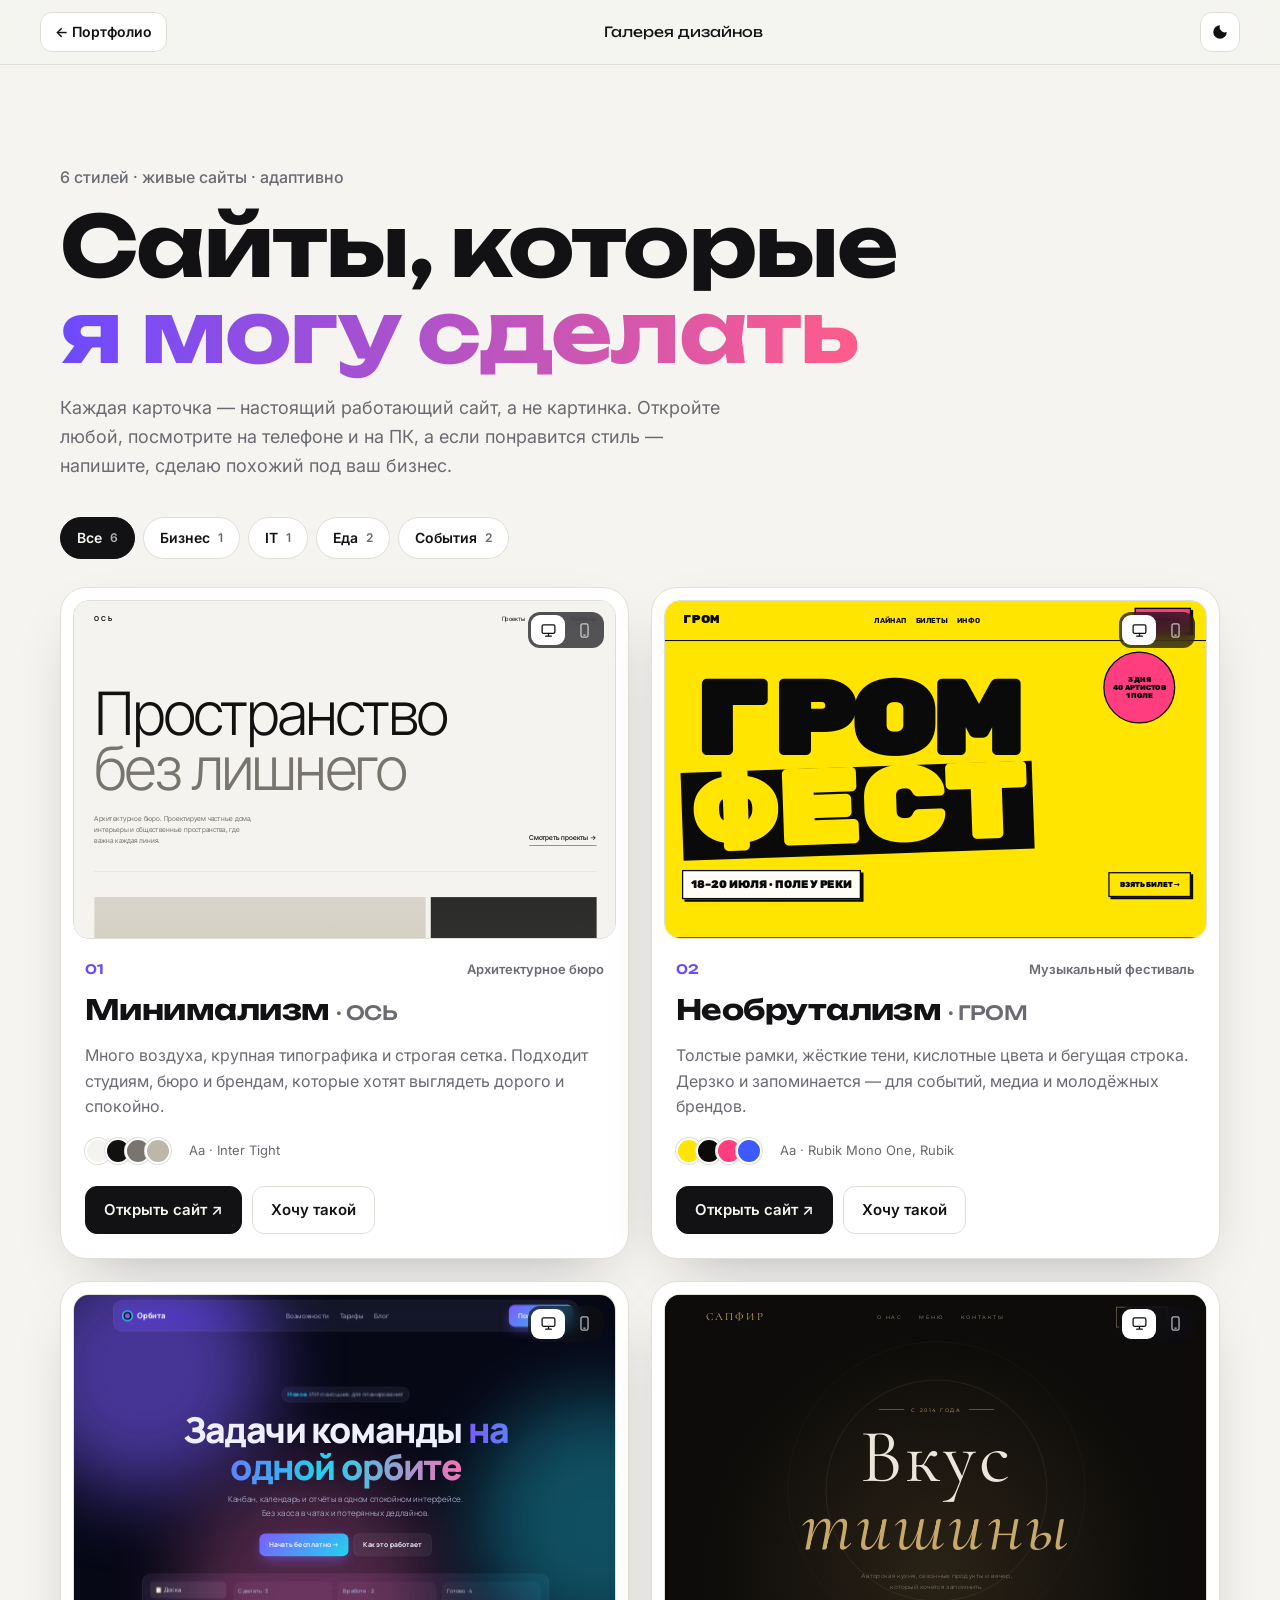
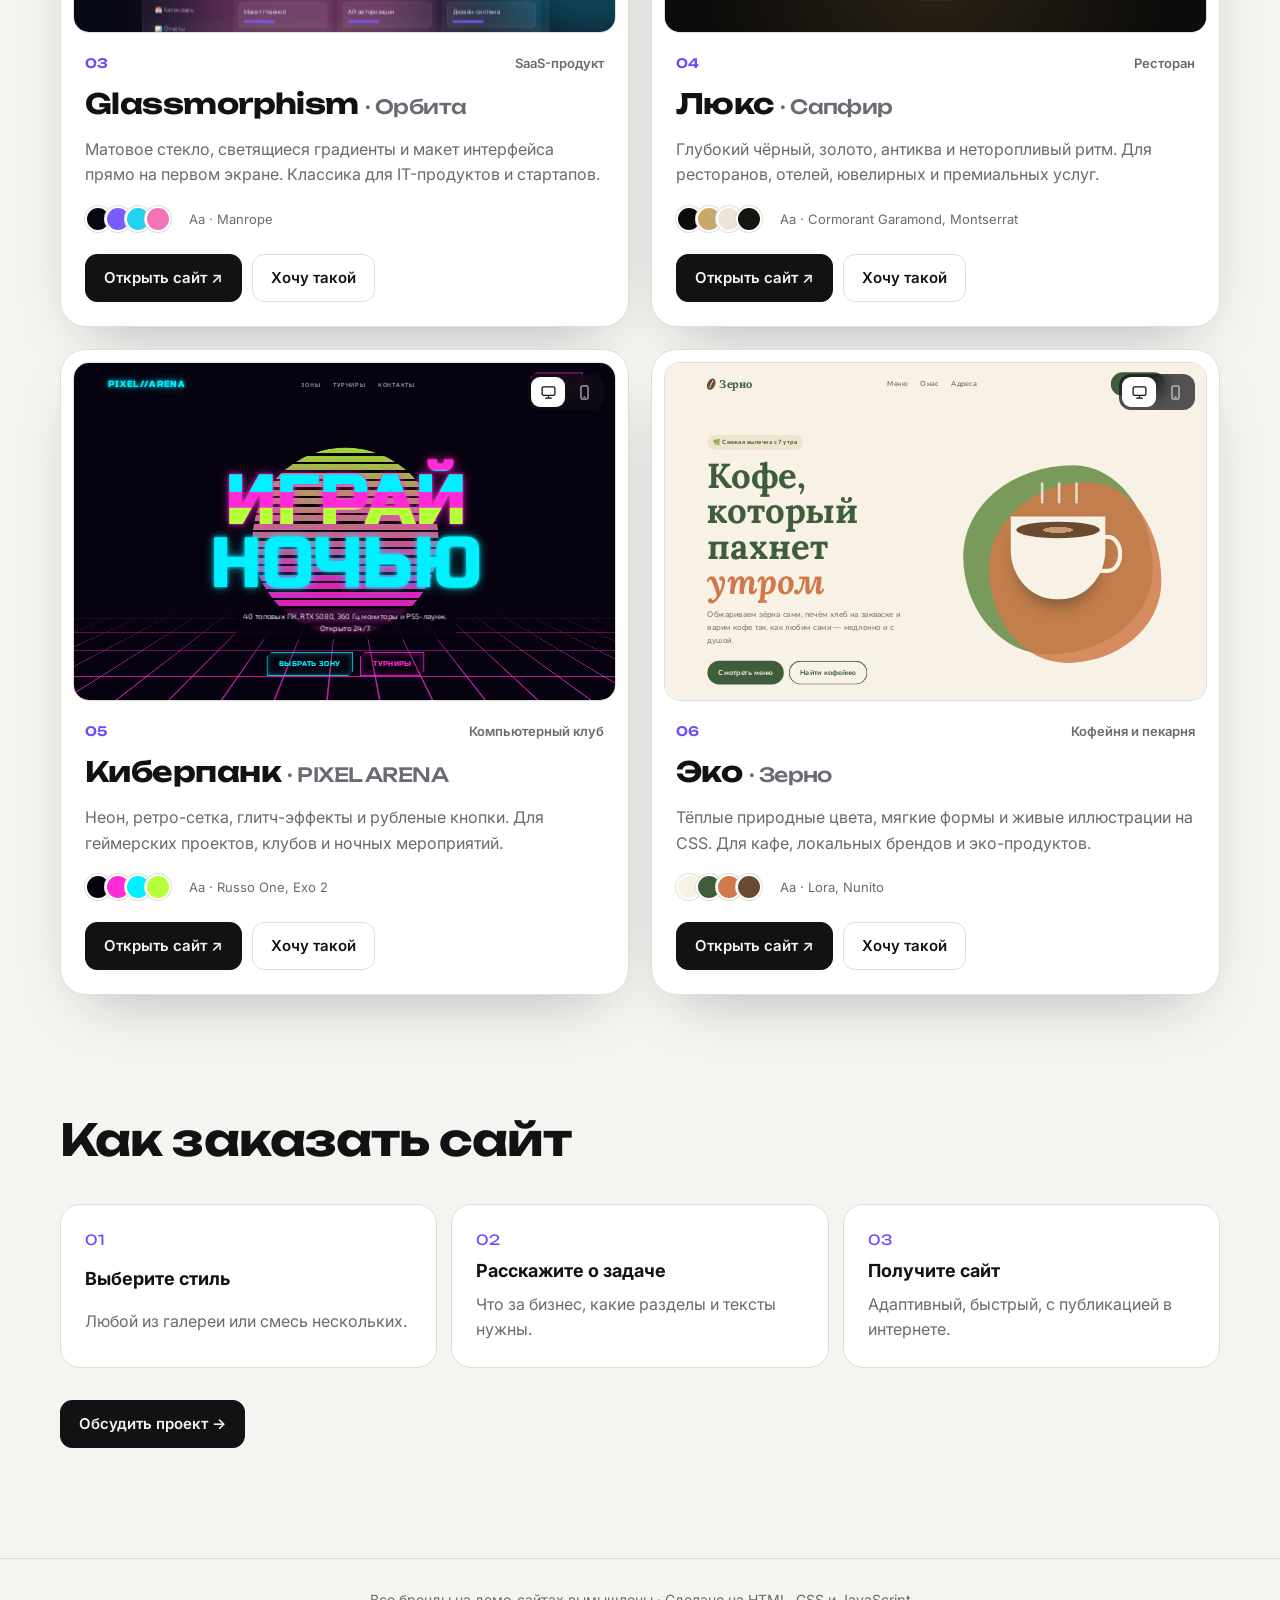
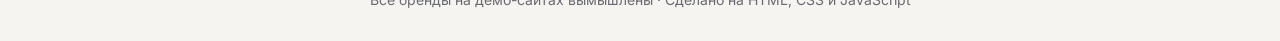
<file: index.html>
<!doctype html>
<html lang="ru">
<head>
  <meta charset="utf-8">
  <meta name="viewport" content="width=device-width, initial-scale=1, viewport-fit=cover">
  <title>Галерея дизайнов</title>
  <meta name="description" content="Шесть сайтов в разных стилях: минимализм, брутализм, glassmorphism, люкс, киберпанк и эко. Выберите стиль — сделаю похожий.">
  <meta name="theme-color" content="#f5f4f0" media="(prefers-color-scheme: light)">
  <meta name="theme-color" content="#0e0e11" media="(prefers-color-scheme: dark)">
  <link rel="icon" href="icon.svg" type="image/svg+xml">
  <link rel="preconnect" href="https://fonts.googleapis.com">
  <link rel="preconnect" href="https://fonts.gstatic.com" crossorigin>
  <link href="https://fonts.googleapis.com/css2?family=Unbounded:wght@500;700&family=Inter:wght@400;500;600&display=swap" rel="stylesheet">
  <link rel="stylesheet" href="css/style.css">
  <script>try { const t = localStorage.getItem('designs_theme'); if (t) document.documentElement.dataset.theme = t; } catch (e) {}</script>
</head>
<body>
  <header class="nav">
    <a class="nav__back" href="/" aria-label="В портфолио">←<span> Портфолио</span></a>
    <span class="nav__title">Галерея дизайнов</span>
    <button class="icon-btn" id="themeBtn" aria-label="Сменить тему">
      <svg viewBox="0 0 24 24" aria-hidden="true"><path d="M12 3a9 9 0 1 0 9 9 7 7 0 0 1-9-9z"/></svg>
    </button>
  </header>

  <main>
    <section class="hero">
      <p class="hero__kicker">6 стилей · живые сайты · адаптивно</p>
      <h1 class="hero__title">Сайты, которые<br><span class="hero__accent">я могу сделать</span></h1>
      <p class="hero__lead">Каждая карточка — настоящий работающий сайт, а не картинка. Откройте любой, посмотрите на телефоне и на ПК, а если понравится стиль — напишите, сделаю похожий под ваш бизнес.</p>
    </section>

    <nav class="filters" id="filters" aria-label="Фильтр по сфере"></nav>

    <section class="gallery" id="gallery" aria-live="polite"></section>

    <section class="steps">
      <h2 class="steps__title">Как заказать сайт</h2>
      <ol class="steps__list">
        <li><b>Выберите стиль</b><span>Любой из галереи или смесь нескольких.</span></li>
        <li><b>Расскажите о задаче</b><span>Что за бизнес, какие разделы и тексты нужны.</span></li>
        <li><b>Получите сайт</b><span>Адаптивный, быстрый, с публикацией в интернете.</span></li>
      </ol>
      <a class="btn btn--primary" id="ctaBottom" href="/#contact">Обсудить проект →</a>
    </section>
  </main>

  <footer class="footer">Все бренды на демо-сайтах вымышлены · Сделано на HTML, CSS и JavaScript</footer>

  <script type="module" src="js/main.js"></script>
</body>
</html>
</file>
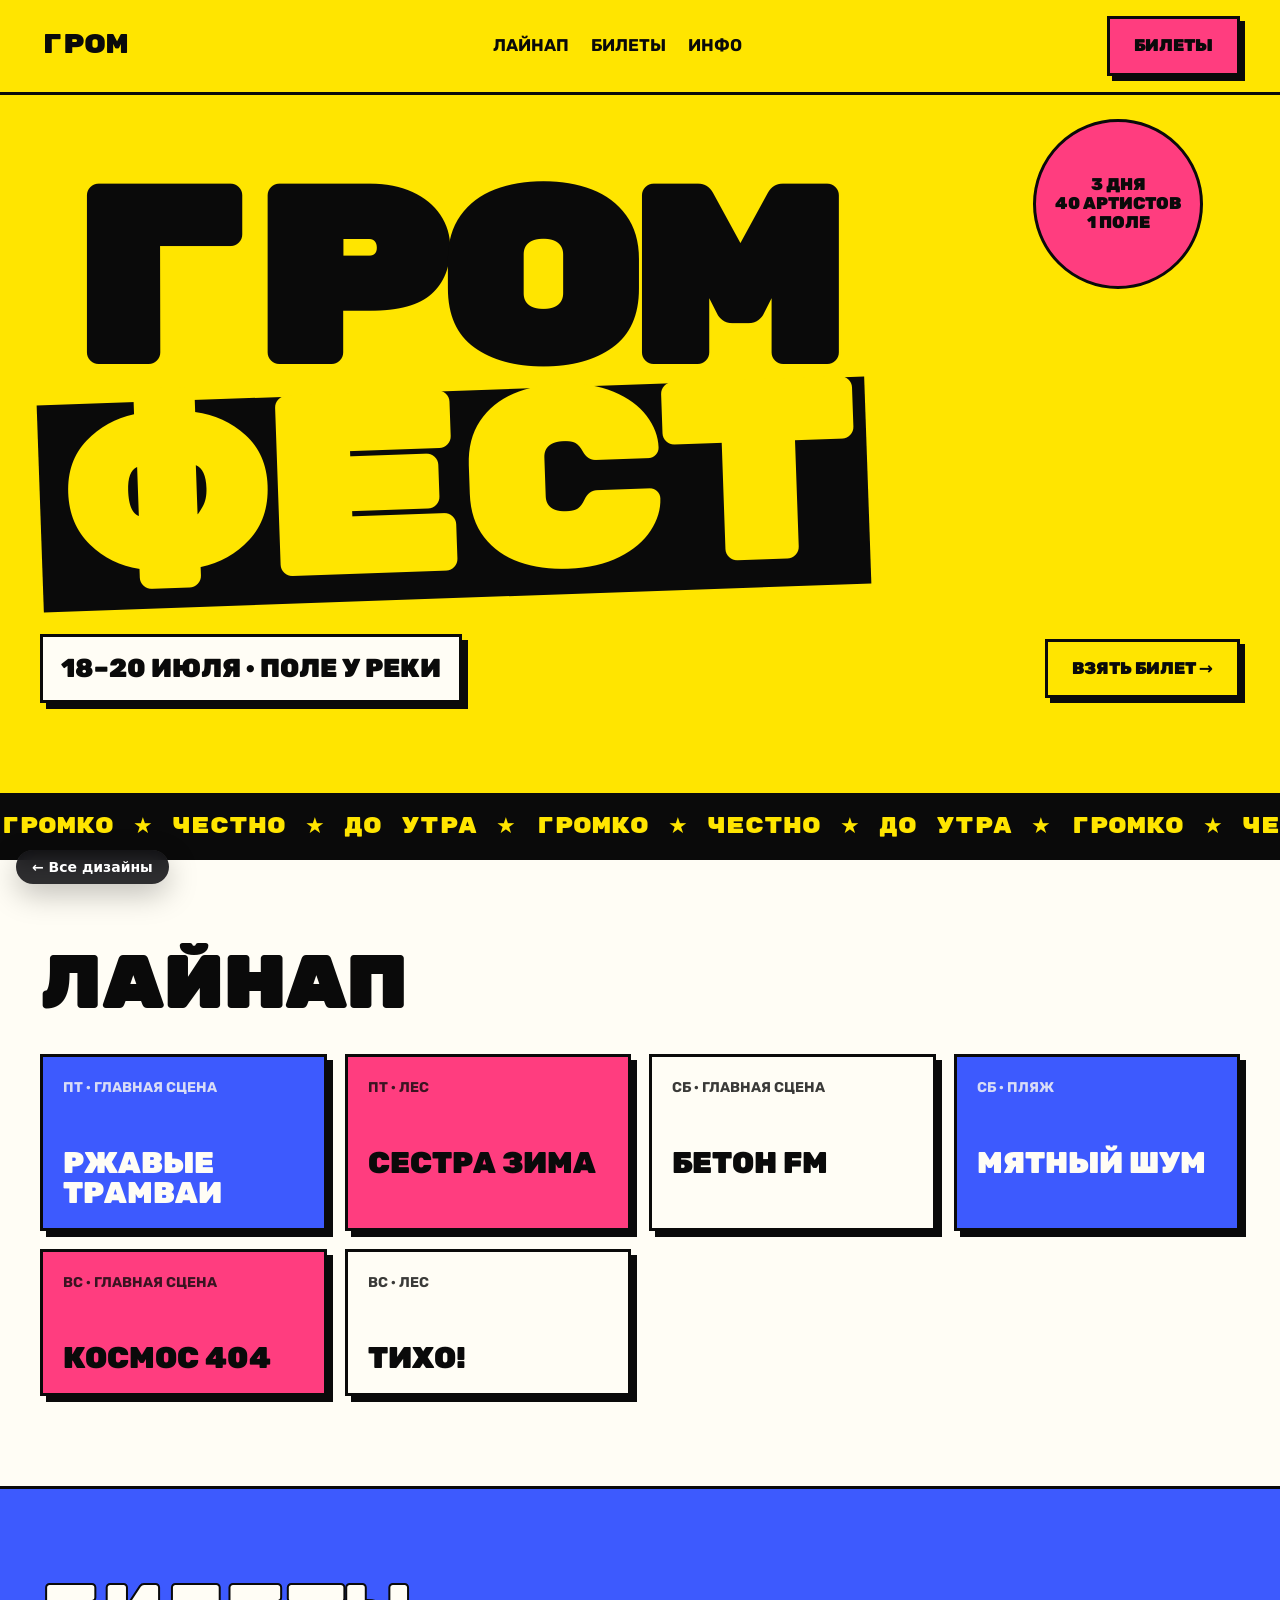
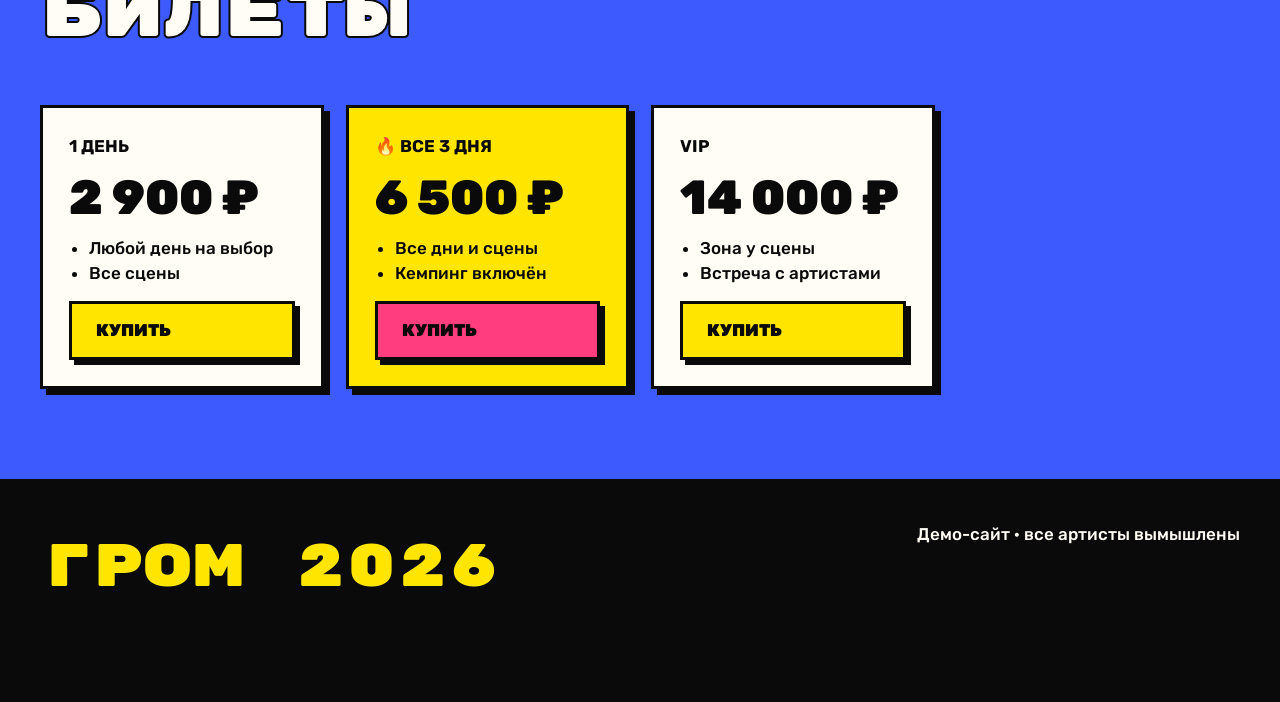
<file: works/brutal.html>
<!doctype html>
<html lang="ru">
<head>
  <meta charset="utf-8">
  <meta name="viewport" content="width=device-width, initial-scale=1, viewport-fit=cover">
  <title>ГРОМ — музыкальный фестиваль</title>
  <meta name="description" content="Демо-дизайн в стиле необрутализм: сайт музыкального фестиваля.">
  <script>if (window.self !== window.top) document.documentElement.classList.add('dz-embed');</script>
  <link rel="preconnect" href="https://fonts.googleapis.com">
  <link rel="preconnect" href="https://fonts.gstatic.com" crossorigin>
  <link href="https://fonts.googleapis.com/css2?family=Rubik+Mono+One&family=Rubik:wght@500;700;900&display=swap" rel="stylesheet">
  <link rel="stylesheet" href="back.css">
  <style>
    :root { --y: #ffe500; --k: #0a0a0a; --p: #ff3d7f; --b: #3d5afe; --w: #fffdf5; }
    * { box-sizing: border-box; }
    body { margin: 0; background: var(--w); color: var(--k); font: 500 17px/1.5 Rubik, system-ui, sans-serif; }
    a { color: inherit; text-decoration: none; }
    .mono { font-family: 'Rubik Mono One', Rubik, sans-serif; }
    .box { border: 3px solid var(--k); box-shadow: 6px 6px 0 var(--k); }
    .btn { display: inline-block; padding: 14px 24px; background: var(--p); border: 3px solid var(--k); box-shadow: 5px 5px 0 var(--k); font-weight: 900; text-transform: uppercase; transition: transform 0.1s, box-shadow 0.1s; }
    .btn:hover { transform: translate(3px, 3px); box-shadow: 2px 2px 0 var(--k); }
    .btn--y { background: var(--y); }

    header { display: flex; justify-content: space-between; align-items: center; gap: 12px; padding: 16px clamp(16px, 4vw, 40px); border-bottom: 3px solid var(--k); background: var(--y); }
    .logo { font-size: 26px; }
    header nav { display: flex; gap: 22px; font-weight: 700; text-transform: uppercase; }

    .hero { position: relative; padding: clamp(40px, 8vw, 90px) clamp(16px, 4vw, 40px); background: var(--y); border-bottom: 3px solid var(--k); overflow: hidden; }
    .hero h1 { margin: 0; font-size: clamp(64px, 19vw, 260px); line-height: 0.85; letter-spacing: -0.04em; }
    .hero h1 span { display: inline-block; background: var(--k); color: var(--y); padding: 0 0.08em; transform: rotate(-2deg); }
    .hero__row { display: flex; flex-wrap: wrap; gap: 20px; align-items: center; justify-content: space-between; margin-top: 36px; }
    .hero__date { padding: 12px 18px; background: var(--w); font-size: clamp(18px, 2.4vw, 26px); font-weight: 900; }
    .sticker { position: absolute; top: 24px; right: clamp(16px, 6vw, 80px); width: clamp(110px, 16vw, 170px); aspect-ratio: 1; display: grid; place-items: center; text-align: center; border-radius: 50%; background: var(--p); border: 3px solid var(--k); font-weight: 900; line-height: 1.1; text-transform: uppercase; animation: spin 14s linear infinite; font-size: clamp(13px, 1.6vw, 17px); }
    @keyframes spin { to { transform: rotate(360deg); } }

    .marquee { overflow: hidden; background: var(--k); color: var(--y); border-bottom: 3px solid var(--k); padding: 14px 0; white-space: nowrap; }
    .marquee div { display: inline-block; animation: run 22s linear infinite; font-size: 22px; }
    @keyframes run { to { transform: translateX(-50%); } }

    section { padding: clamp(50px, 8vw, 90px) clamp(16px, 4vw, 40px); border-bottom: 3px solid var(--k); }
    h2 { margin: 0 0 32px; font-size: clamp(34px, 6vw, 72px); line-height: 1; }

    .lineup { display: grid; gap: 18px; grid-template-columns: repeat(auto-fill, minmax(min(100%, 240px), 1fr)); }
    .artist { padding: 20px; background: var(--w); transition: transform 0.15s; }
    .artist:nth-child(3n+1) { background: var(--b); color: var(--w); }
    .artist:nth-child(3n+2) { background: var(--p); }
    .artist:hover { transform: rotate(-1.5deg) scale(1.02); }
    .artist small { display: block; font-weight: 700; text-transform: uppercase; opacity: 0.8; }
    .artist b { display: block; margin-top: 50px; font-size: 30px; line-height: 1; font-weight: 900; text-transform: uppercase; }

    .tickets { display: grid; gap: 22px; grid-template-columns: repeat(auto-fit, minmax(min(100%, 260px), 1fr)); background: var(--b); }
    .tickets h2 { grid-column: 1 / -1; color: var(--w); -webkit-text-stroke: 2px var(--k); }
    .ticket { padding: 26px; background: var(--w); display: grid; gap: 14px; align-content: start; }
    .ticket.hot { background: var(--y); }
    .ticket .price { font-size: 48px; font-weight: 900; line-height: 1; }
    .ticket ul { margin: 0; padding-left: 20px; }

    footer { padding: 40px clamp(16px, 4vw, 40px) 90px; background: var(--k); color: var(--w); display: flex; flex-wrap: wrap; justify-content: space-between; gap: 20px; }
    footer .mono { font-size: clamp(28px, 6vw, 60px); color: var(--y); }

    @media (max-width: 640px) {
      header nav { display: none; }
      .sticker { display: none; }
    }
  </style>
</head>
<body>
  <header>
    <a class="logo mono" href="#">ГРОМ</a>
    <nav><a href="#lineup">Лайнап</a><a href="#tickets">Билеты</a><a href="#info">Инфо</a></nav>
    <a class="btn" href="#tickets">Билеты</a>
  </header>

  <section class="hero">
    <div class="sticker">3 дня<br>40 артистов<br>1 поле</div>
    <h1 class="mono">ГРОМ<br><span>ФЕСТ</span></h1>
    <div class="hero__row">
      <div class="hero__date box">18–20 ИЮЛЯ · ПОЛЕ У РЕКИ</div>
      <a class="btn btn--y" href="#tickets">Взять билет →</a>
    </div>
  </section>

  <div class="marquee mono" aria-hidden="true"><div>
    ГРОМКО ★ ЧЕСТНО ★ ДО УТРА ★ ГРОМКО ★ ЧЕСТНО ★ ДО УТРА ★ ГРОМКО ★ ЧЕСТНО ★ ДО УТРА ★&nbsp;
    ГРОМКО ★ ЧЕСТНО ★ ДО УТРА ★ ГРОМКО ★ ЧЕСТНО ★ ДО УТРА ★ ГРОМКО ★ ЧЕСТНО ★ ДО УТРА ★&nbsp;
  </div></div>

  <section id="lineup">
    <h2 class="mono">Лайнап</h2>
    <div class="lineup">
      <div class="artist box"><small>Пт · главная сцена</small><b>Ржавые трамваи</b></div>
      <div class="artist box"><small>Пт · лес</small><b>Сестра Зима</b></div>
      <div class="artist box"><small>Сб · главная сцена</small><b>Бетон FM</b></div>
      <div class="artist box"><small>Сб · пляж</small><b>Мятный шум</b></div>
      <div class="artist box"><small>Вс · главная сцена</small><b>Космос 404</b></div>
      <div class="artist box"><small>Вс · лес</small><b>Тихо!</b></div>
    </div>
  </section>

  <section class="tickets" id="tickets">
    <h2 class="mono">Билеты</h2>
    <div class="ticket box"><b>1 ДЕНЬ</b><span class="price">2 900 ₽</span><ul><li>Любой день на выбор</li><li>Все сцены</li></ul><a class="btn btn--y" href="#">Купить</a></div>
    <div class="ticket box hot"><b>🔥 ВСЕ 3 ДНЯ</b><span class="price">6 500 ₽</span><ul><li>Все дни и сцены</li><li>Кемпинг включён</li></ul><a class="btn" href="#">Купить</a></div>
    <div class="ticket box"><b>VIP</b><span class="price">14 000 ₽</span><ul><li>Зона у сцены</li><li>Встреча с артистами</li></ul><a class="btn btn--y" href="#">Купить</a></div>
  </section>

  <footer id="info">
    <span class="mono">ГРОМ 2026</span>
    <span>Демо-сайт · все артисты вымышлены</span>
  </footer>
  <a class="dz-back" href="../">← Все дизайны</a>
</body>
</html>
</file>
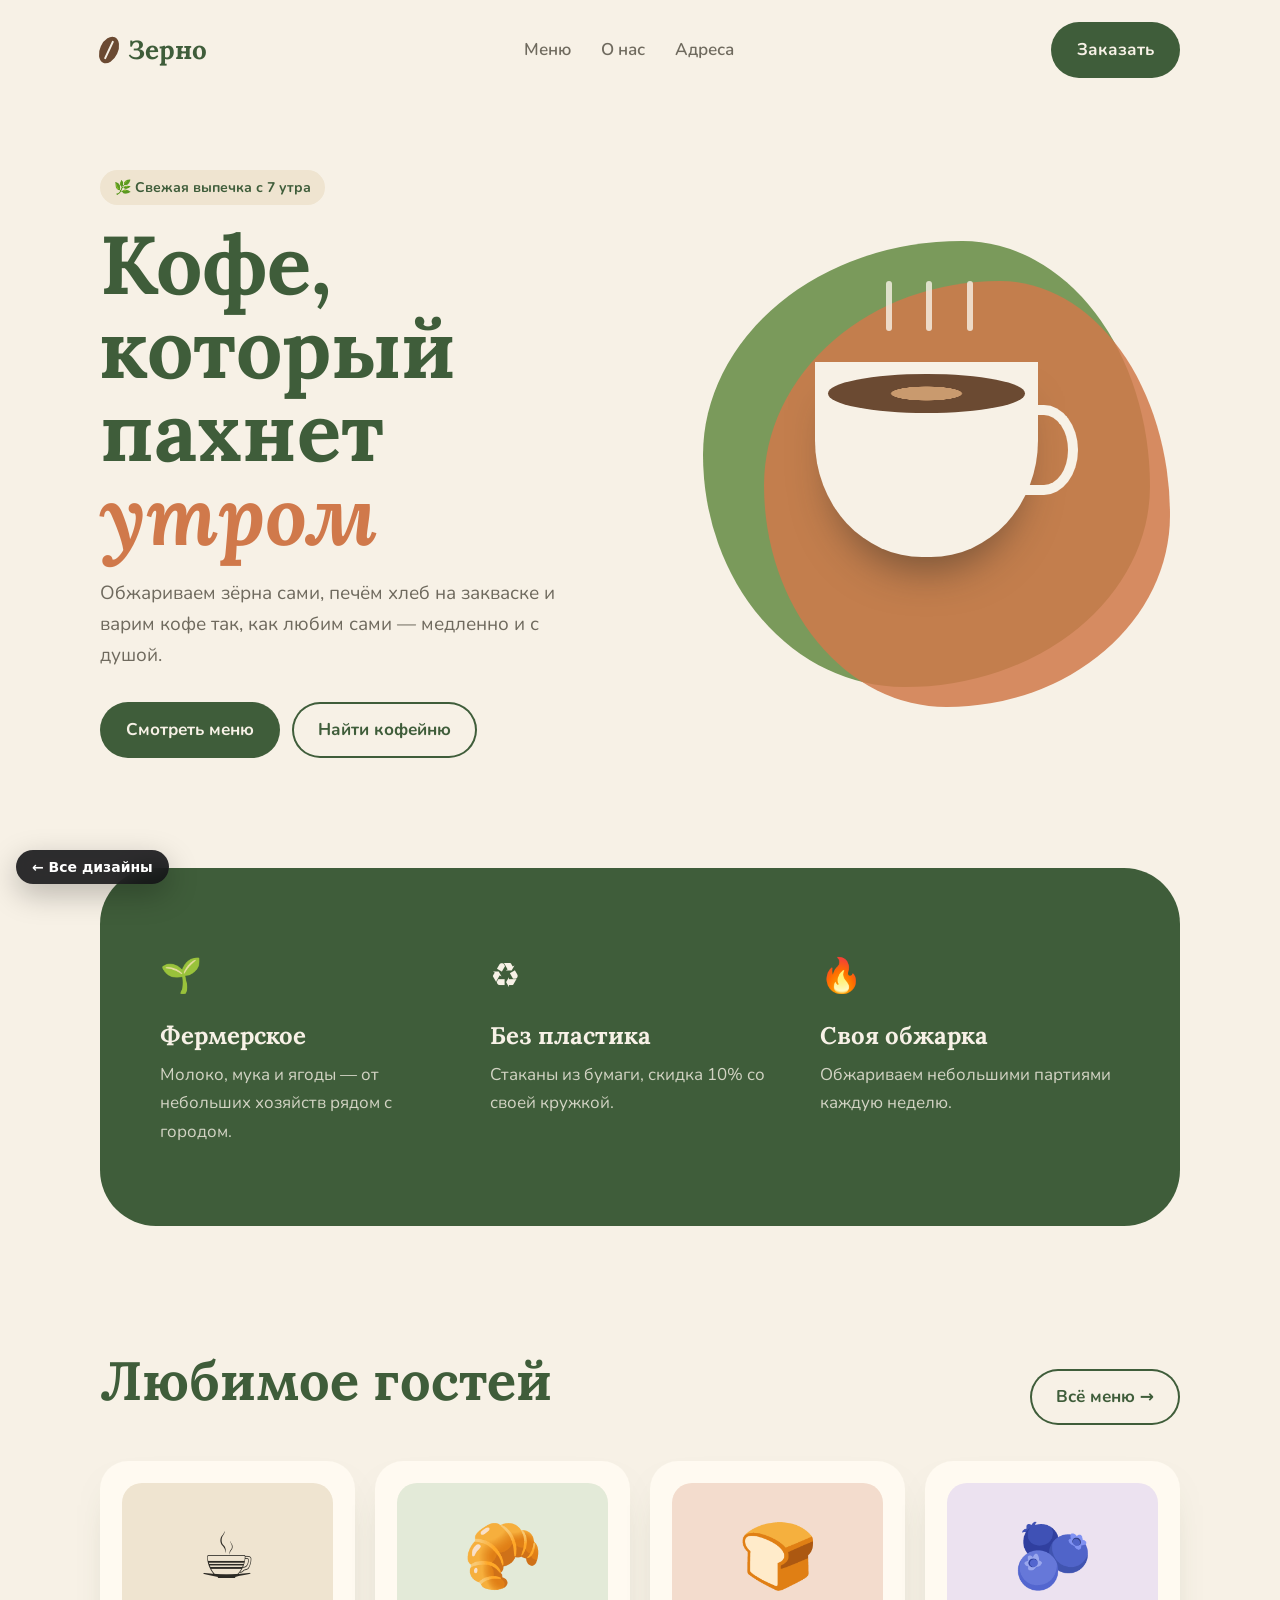
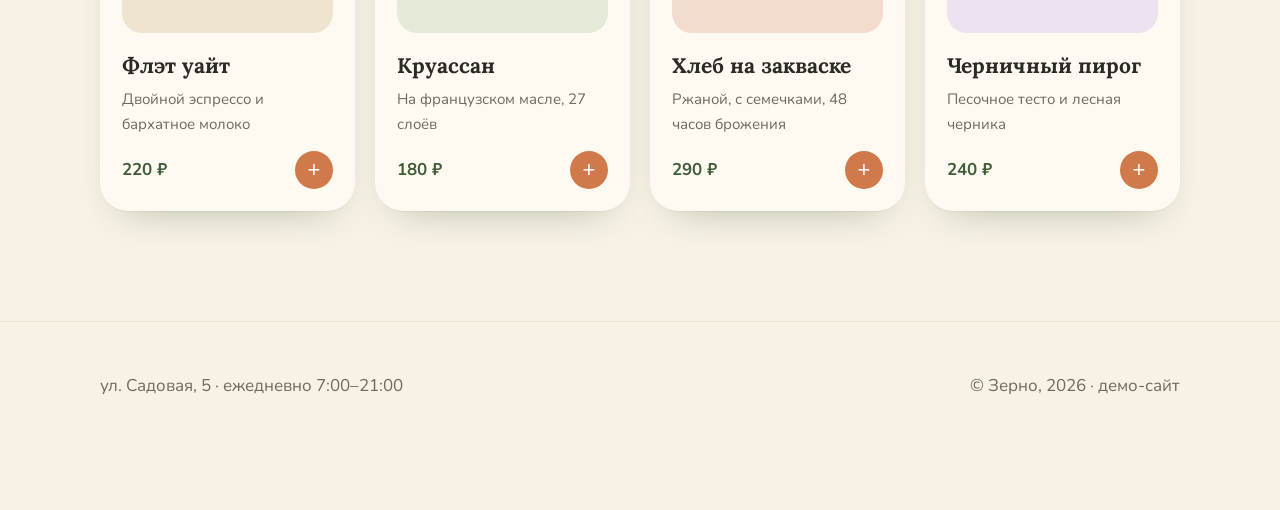
<file: works/eco.html>
<!doctype html>
<html lang="ru">
<head>
  <meta charset="utf-8">
  <meta name="viewport" content="width=device-width, initial-scale=1, viewport-fit=cover">
  <title>Зерно — кофейня и пекарня</title>
  <meta name="description" content="Демо-дизайн в эко-стиле: сайт кофейни-пекарни.">
  <script>if (window.self !== window.top) document.documentElement.classList.add('dz-embed');</script>
  <link rel="preconnect" href="https://fonts.googleapis.com">
  <link rel="preconnect" href="https://fonts.gstatic.com" crossorigin>
  <link href="https://fonts.googleapis.com/css2?family=Lora:ital,wght@0,500;0,700;1,500&family=Nunito:wght@400;600;700&display=swap" rel="stylesheet">
  <link rel="stylesheet" href="back.css">
  <style>
    :root { --cream: #f7f1e6; --sand: #efe4d0; --green: #3f5d3a; --leaf: #7a9a5b; --brown: #6b4a32; --terra: #d0794b; --text: #2c2a24; --muted: #6f6a5e; }
    * { box-sizing: border-box; }
    body { margin: 0; background: var(--cream); color: var(--text); font: 400 17px/1.65 Nunito, system-ui, sans-serif; overflow-x: hidden; }
    a { color: inherit; text-decoration: none; }
    h1, h2, h3 { font-family: Lora, Georgia, serif; font-weight: 700; }
    .wrap { max-width: 1160px; margin: 0 auto; padding: 0 clamp(16px, 4vw, 40px); }
    .btn { display: inline-block; padding: 14px 26px; border-radius: 999px; background: var(--green); color: var(--cream); font-weight: 700; transition: transform 0.2s, background 0.2s; }
    .btn:hover { transform: translateY(-2px); background: #344e30; }
    .btn--line { background: transparent; color: var(--green); box-shadow: inset 0 0 0 2px var(--green); }
    .btn--line:hover { background: var(--green); color: var(--cream); }

    header .wrap { display: flex; align-items: center; justify-content: space-between; padding-top: 22px; padding-bottom: 22px; }
    .logo { display: flex; align-items: center; gap: 10px; font-family: Lora, serif; font-size: 26px; font-weight: 700; color: var(--green); }
    .logo i { width: 18px; height: 28px; border-radius: 50%; background: var(--brown); position: relative; transform: rotate(25deg); }
    .logo i::after { content: ''; position: absolute; left: 50%; top: 15%; bottom: 15%; width: 2px; margin-left: -1px; border-radius: 2px; background: var(--cream); }
    header nav { display: flex; gap: 30px; font-weight: 600; color: var(--muted); }
    header nav a:hover { color: var(--green); }

    .hero { display: grid; gap: 40px; align-items: center; padding: clamp(30px, 6vw, 70px) 0 clamp(60px, 9vw, 110px); }
    .hero .tag { display: inline-flex; gap: 8px; align-items: center; padding: 6px 14px; border-radius: 999px; background: var(--sand); color: var(--green); font-weight: 700; font-size: 14px; }
    .hero h1 { margin: 18px 0 0; font-size: clamp(44px, 7vw, 82px); line-height: 1.02; color: var(--green); }
    .hero h1 em { color: var(--terra); }
    .hero p { margin: 20px 0 30px; max-width: 460px; color: var(--muted); font-size: 19px; }
    .hero .cta { display: flex; flex-wrap: wrap; gap: 12px; }
    .art { position: relative; aspect-ratio: 1; max-width: 520px; width: 100%; justify-self: center; }
    .blob { position: absolute; inset: 6%; background: var(--leaf); border-radius: 58% 42% 55% 45% / 48% 55% 45% 52%; animation: blob 12s ease-in-out infinite alternate; }
    .blob--2 { inset: 14% 2% 2% 18%; background: var(--terra); opacity: 0.85; animation-delay: -5s; }
    @keyframes blob { to { border-radius: 42% 58% 45% 55% / 55% 45% 55% 45%; transform: rotate(8deg); } }
    .cup { position: absolute; left: 28%; top: 30%; width: 44%; aspect-ratio: 1.15; background: var(--cream); border-radius: 0 0 48% 48% / 0 0 60% 60%; box-shadow: 0 30px 40px -18px rgba(44, 42, 36, 0.5); }
    .cup::before { content: ''; position: absolute; left: 6%; right: 6%; top: 6%; height: 20%; border-radius: 50%; background: radial-gradient(ellipse, #c99a6e 0 25%, var(--brown) 26%); }
    .cup::after { content: ''; position: absolute; right: -18%; top: 22%; width: 26%; height: 36%; border: 10px solid var(--cream); border-left: 0; border-radius: 0 50% 50% 0; }
    .steam { position: absolute; top: 14%; width: 6px; height: 50px; border-radius: 6px; background: var(--cream); opacity: 0.8; animation: steam 3s ease-in-out infinite; }
    .steam:nth-of-type(1) { left: 42%; } .steam:nth-of-type(2) { left: 50%; animation-delay: -1s; } .steam:nth-of-type(3) { left: 58%; animation-delay: -2s; }
    @keyframes steam { 0% { transform: translateY(10px) scaleY(0.6); opacity: 0; } 50% { opacity: 0.8; } 100% { transform: translateY(-20px) scaleY(1); opacity: 0; } }

    .values { background: var(--green); color: var(--cream); border-radius: clamp(28px, 5vw, 56px); padding: clamp(40px, 7vw, 80px) clamp(20px, 5vw, 60px); display: grid; gap: 30px; grid-template-columns: repeat(auto-fit, minmax(min(100%, 240px), 1fr)); }
    .values h3 { margin: 12px 0 6px; font-size: 24px; }
    .values p { margin: 0; opacity: 0.8; }
    .values .ic { font-size: 34px; }

    section { padding: clamp(60px, 10vw, 110px) 0; }
    .head { display: flex; flex-wrap: wrap; justify-content: space-between; align-items: end; gap: 16px; margin-bottom: 36px; }
    .head h2 { margin: 0; font-size: clamp(34px, 5vw, 54px); color: var(--green); }
    .menu { display: grid; gap: 20px; grid-template-columns: repeat(auto-fill, minmax(min(100%, 240px), 1fr)); }
    .item { padding: 22px; border-radius: 28px; background: #fffaf1; box-shadow: 0 1px 0 rgba(0, 0, 0, 0.04), 0 18px 40px -26px rgba(63, 93, 58, 0.5); transition: transform 0.25s; }
    .item:hover { transform: translateY(-5px) rotate(-0.5deg); }
    .item .pic { height: 150px; border-radius: 20px; display: grid; place-items: center; font-size: 64px; background: var(--sand); }
    .item:nth-child(2) .pic { background: #e3ead8; } .item:nth-child(3) .pic { background: #f3dccd; } .item:nth-child(4) .pic { background: #ece2f0; }
    .item h3 { margin: 16px 0 4px; font-size: 21px; }
    .item p { margin: 0; color: var(--muted); font-size: 15px; }
    .item .row { display: flex; justify-content: space-between; align-items: center; margin-top: 14px; font-weight: 700; color: var(--green); }
    .add { width: 38px; height: 38px; border-radius: 50%; border: 0; background: var(--terra); color: #fff; font-size: 22px; cursor: pointer; }

    footer { padding: 50px 0 110px; border-top: 1px solid var(--sand); }
    footer .wrap { display: flex; flex-wrap: wrap; justify-content: space-between; gap: 20px; color: var(--muted); }

    @media (min-width: 860px) { .hero { grid-template-columns: 1.05fr 1fr; } }
    @media (max-width: 720px) { header nav { display: none; } }
  </style>
</head>
<body>
  <header>
    <div class="wrap">
      <a class="logo" href="#"><i></i>Зерно</a>
      <nav><a href="#menu">Меню</a><a href="#about">О нас</a><a href="#contacts">Адреса</a></nav>
      <a class="btn" href="#menu">Заказать</a>
    </div>
  </header>

  <div class="wrap">
    <section class="hero">
      <div>
        <span class="tag">🌿 Свежая выпечка с 7 утра</span>
        <h1>Кофе, который<br>пахнет <em>утром</em></h1>
        <p>Обжариваем зёрна сами, печём хлеб на закваске и варим кофе так, как любим сами — медленно и с душой.</p>
        <div class="cta"><a class="btn" href="#menu">Смотреть меню</a><a class="btn btn--line" href="#contacts">Найти кофейню</a></div>
      </div>
      <div class="art" aria-hidden="true">
        <div class="blob"></div><div class="blob blob--2"></div>
        <div class="cup"></div><span class="steam"></span><span class="steam"></span><span class="steam"></span>
      </div>
    </section>

    <div class="values" id="about">
      <div><span class="ic">🌱</span><h3>Фермерское</h3><p>Молоко, мука и ягоды — от небольших хозяйств рядом с городом.</p></div>
      <div><span class="ic">♻️</span><h3>Без пластика</h3><p>Стаканы из бумаги, скидка 10% со своей кружкой.</p></div>
      <div><span class="ic">🔥</span><h3>Своя обжарка</h3><p>Обжариваем небольшими партиями каждую неделю.</p></div>
    </div>

    <section id="menu">
      <div class="head"><h2>Любимое гостей</h2><a class="btn btn--line" href="#">Всё меню →</a></div>
      <div class="menu">
        <article class="item"><div class="pic">☕</div><h3>Флэт уайт</h3><p>Двойной эспрессо и бархатное молоко</p><div class="row">220 ₽<button class="add" aria-label="Добавить">+</button></div></article>
        <article class="item"><div class="pic">🥐</div><h3>Круассан</h3><p>На французском масле, 27 слоёв</p><div class="row">180 ₽<button class="add" aria-label="Добавить">+</button></div></article>
        <article class="item"><div class="pic">🍞</div><h3>Хлеб на закваске</h3><p>Ржаной, с семечками, 48 часов брожения</p><div class="row">290 ₽<button class="add" aria-label="Добавить">+</button></div></article>
        <article class="item"><div class="pic">🫐</div><h3>Черничный пирог</h3><p>Песочное тесто и лесная черника</p><div class="row">240 ₽<button class="add" aria-label="Добавить">+</button></div></article>
      </div>
    </section>
  </div>

  <footer id="contacts">
    <div class="wrap"><span>ул. Садовая, 5 · ежедневно 7:00–21:00</span><span>© Зерно, 2026 · демо-сайт</span></div>
  </footer>
  <a class="dz-back" href="../">← Все дизайны</a>
</body>
</html>
</file>
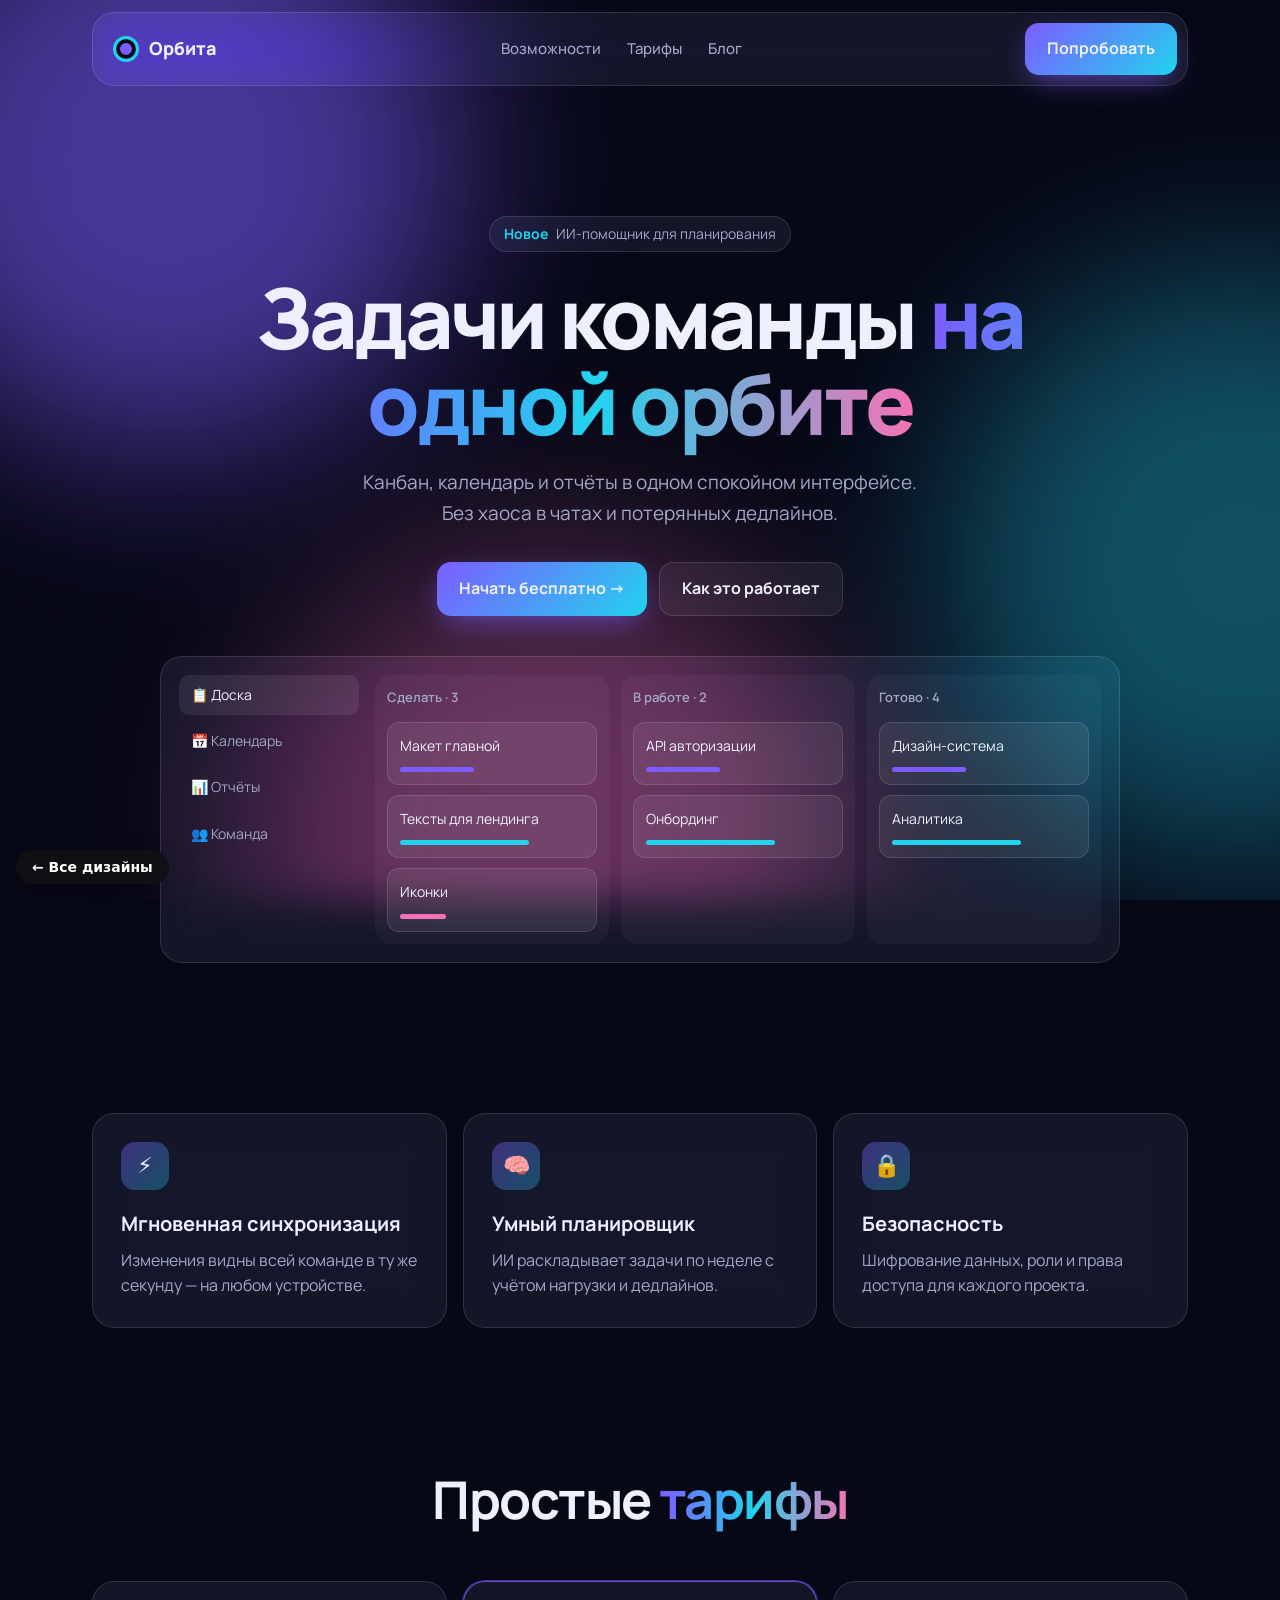
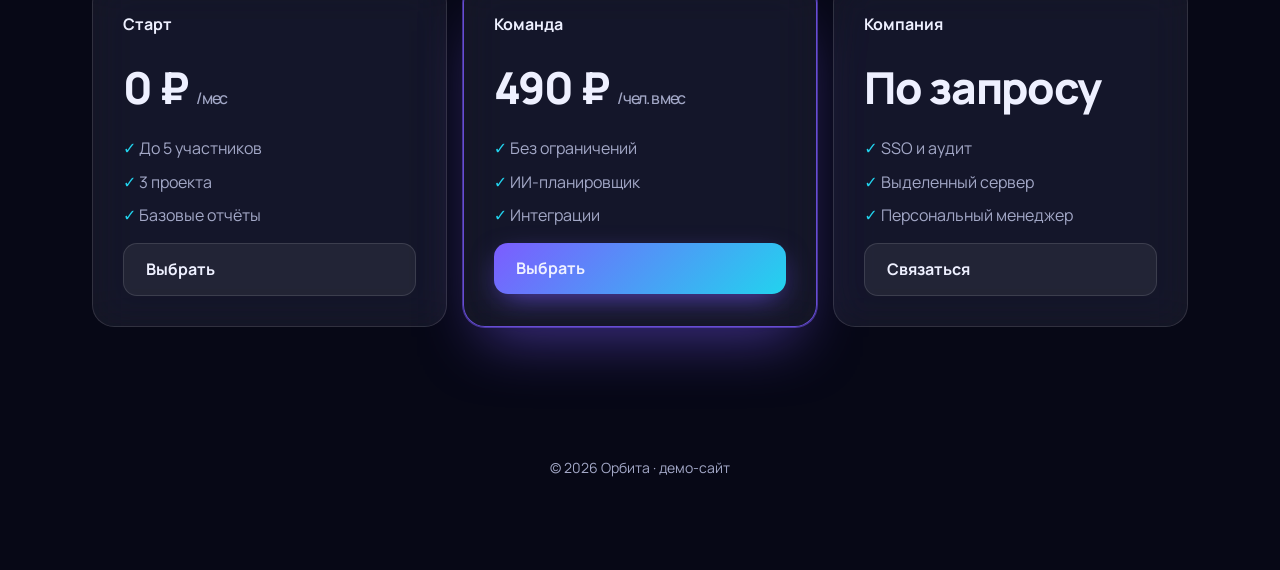
<file: works/glass.html>
<!doctype html>
<html lang="ru">
<head>
  <meta charset="utf-8">
  <meta name="viewport" content="width=device-width, initial-scale=1, viewport-fit=cover">
  <title>Орбита — планировщик задач для команд</title>
  <meta name="description" content="Демо-дизайн в стиле glassmorphism: лендинг SaaS-продукта.">
  <script>if (window.self !== window.top) document.documentElement.classList.add('dz-embed');</script>
  <link rel="preconnect" href="https://fonts.googleapis.com">
  <link rel="preconnect" href="https://fonts.gstatic.com" crossorigin>
  <link href="https://fonts.googleapis.com/css2?family=Manrope:wght@400;500;600;700;800&display=swap" rel="stylesheet">
  <link rel="stylesheet" href="back.css">
  <style>
    :root { --bg: #070816; --glass: rgba(255, 255, 255, 0.06); --line: rgba(255, 255, 255, 0.12); --text: #eef0ff; --muted: #a3a8c7; --a: #7c5cff; --b: #22d3ee; --c: #f472b6; }
    * { box-sizing: border-box; }
    body { margin: 0; background: var(--bg); color: var(--text); font: 400 16px/1.6 Manrope, system-ui, sans-serif; overflow-x: hidden; -webkit-font-smoothing: antialiased; }
    a { color: inherit; text-decoration: none; }
    .blobs { position: fixed; inset: 0; z-index: -1; overflow: hidden; }
    .blobs i { position: absolute; width: 46vmax; aspect-ratio: 1; border-radius: 50%; filter: blur(90px); opacity: 0.55; animation: drift 18s ease-in-out infinite alternate; }
    .blobs i:nth-child(1) { background: var(--a); top: -15%; left: -10%; }
    .blobs i:nth-child(2) { background: var(--b); top: 30%; right: -20%; animation-delay: -6s; opacity: 0.35; }
    .blobs i:nth-child(3) { background: var(--c); bottom: -25%; left: 20%; animation-delay: -12s; opacity: 0.3; }
    @keyframes drift { to { transform: translate(8vw, 6vh) scale(1.15); } }

    .glass { background: var(--glass); border: 1px solid var(--line); border-radius: 22px; backdrop-filter: blur(20px) saturate(150%); -webkit-backdrop-filter: blur(20px) saturate(150%); }
    .wrap { max-width: 1160px; margin: 0 auto; padding: 0 clamp(16px, 4vw, 32px); }
    .btn { display: inline-flex; align-items: center; gap: 8px; padding: 13px 22px; border-radius: 14px; font-weight: 700; transition: transform 0.15s, box-shadow 0.15s; }
    .btn--primary { background: linear-gradient(135deg, var(--a), var(--b)); box-shadow: 0 10px 30px -8px rgba(124, 92, 255, 0.7); }
    .btn--primary:hover { transform: translateY(-2px); box-shadow: 0 16px 40px -8px rgba(124, 92, 255, 0.9); }
    .btn--ghost { border: 1px solid var(--line); background: var(--glass); }

    header { position: sticky; top: 12px; z-index: 5; margin-top: 12px; display: flex; align-items: center; justify-content: space-between; gap: 16px; padding: 10px 10px 10px 20px; }
    .logo { display: flex; align-items: center; gap: 10px; font-weight: 800; font-size: 18px; }
    .logo i { width: 26px; height: 26px; border-radius: 50%; border: 3px solid var(--b); box-shadow: inset 0 0 0 4px var(--bg), inset 0 0 0 20px var(--a); }
    header nav { display: flex; gap: 26px; color: var(--muted); font-weight: 500; font-size: 15px; }
    header nav a:hover { color: var(--text); }

    .hero { text-align: center; padding: clamp(60px, 12vw, 130px) 0 60px; }
    .pill { display: inline-flex; gap: 8px; align-items: center; padding: 6px 14px; border-radius: 999px; font-size: 14px; color: var(--muted); }
    .pill b { color: var(--b); }
    .hero h1 { margin: 22px auto 0; max-width: 14ch; font-size: clamp(40px, 7.5vw, 84px); line-height: 1.02; letter-spacing: -0.04em; font-weight: 800; }
    .grad { background: linear-gradient(90deg, var(--a), var(--b), var(--c)); -webkit-background-clip: text; background-clip: text; color: transparent; }
    .hero p { max-width: 560px; margin: 22px auto 0; color: var(--muted); font-size: clamp(16px, 2vw, 19px); }
    .hero .cta { display: flex; flex-wrap: wrap; justify-content: center; gap: 12px; margin-top: 34px; }

    .app { margin: 40px auto 0; max-width: 960px; padding: 18px; display: grid; grid-template-columns: 180px 1fr; gap: 16px; text-align: left; }
    .side { display: grid; gap: 6px; align-content: start; font-size: 14px; color: var(--muted); }
    .side span { padding: 9px 12px; border-radius: 10px; }
    .side .on { background: rgba(255, 255, 255, 0.08); color: var(--text); }
    .board { display: grid; grid-template-columns: repeat(3, 1fr); gap: 12px; }
    .col { display: grid; gap: 10px; align-content: start; padding: 12px; border-radius: 16px; background: rgba(255, 255, 255, 0.03); }
    .col h4 { margin: 0 0 4px; font-size: 13px; color: var(--muted); font-weight: 600; }
    .task { padding: 12px; border-radius: 12px; background: rgba(255, 255, 255, 0.07); border: 1px solid var(--line); font-size: 14px; }
    .task i { display: block; width: 40%; height: 5px; margin-top: 10px; border-radius: 3px; background: var(--a); }
    .task:nth-child(3) i { background: var(--b); width: 70%; }
    .task:nth-child(4) i { background: var(--c); width: 25%; }

    .features { display: grid; gap: 16px; grid-template-columns: repeat(auto-fit, minmax(min(100%, 260px), 1fr)); padding: 90px 0; }
    .feature { padding: 28px; transition: transform 0.2s, border-color 0.2s; }
    .feature:hover { transform: translateY(-4px); border-color: rgba(124, 92, 255, 0.6); }
    .feature .ic { width: 48px; height: 48px; display: grid; place-items: center; border-radius: 14px; font-size: 22px; background: linear-gradient(135deg, rgba(124, 92, 255, 0.4), rgba(34, 211, 238, 0.3)); }
    .feature h3 { margin: 18px 0 8px; font-size: 20px; }
    .feature p { margin: 0; color: var(--muted); }

    .pricing { text-align: center; padding: 40px 0 100px; }
    .pricing h2 { font-size: clamp(32px, 5vw, 52px); letter-spacing: -0.03em; margin: 0 0 40px; }
    .plans { display: grid; gap: 16px; grid-template-columns: repeat(auto-fit, minmax(min(100%, 280px), 1fr)); text-align: left; }
    .plan { padding: 30px; display: grid; gap: 14px; align-content: start; }
    .plan.best { border-color: rgba(124, 92, 255, 0.8); box-shadow: 0 0 0 1px rgba(124, 92, 255, 0.5), 0 30px 60px -20px rgba(124, 92, 255, 0.5); }
    .plan .price { font-size: 44px; font-weight: 800; letter-spacing: -0.03em; }
    .plan .price small { font-size: 16px; color: var(--muted); font-weight: 500; }
    .plan ul { margin: 0; padding: 0; list-style: none; display: grid; gap: 8px; color: var(--muted); }
    .plan li::before { content: '✓ '; color: var(--b); font-weight: 800; }

    footer { padding: 30px 0 90px; color: var(--muted); font-size: 14px; text-align: center; }

    @media (max-width: 760px) {
      header nav { display: none; }
      .app { grid-template-columns: 1fr; }
      .side { display: none; }
      .board { grid-template-columns: 1fr 1fr; }
      .board .col:last-child { display: none; }
    }
  </style>
</head>
<body>
  <div class="blobs" aria-hidden="true"><i></i><i></i><i></i></div>
  <div class="wrap">
    <header class="glass">
      <a class="logo" href="#"><i></i>Орбита</a>
      <nav><a href="#features">Возможности</a><a href="#pricing">Тарифы</a><a href="#">Блог</a></nav>
      <a class="btn btn--primary" href="#pricing">Попробовать</a>
    </header>

    <section class="hero">
      <span class="pill glass"><b>Новое</b> ИИ-помощник для планирования</span>
      <h1>Задачи команды <span class="grad">на одной орбите</span></h1>
      <p>Канбан, календарь и отчёты в одном спокойном интерфейсе. Без хаоса в чатах и потерянных дедлайнов.</p>
      <div class="cta">
        <a class="btn btn--primary" href="#pricing">Начать бесплатно →</a>
        <a class="btn btn--ghost" href="#features">Как это работает</a>
      </div>

      <div class="app glass" aria-hidden="true">
        <div class="side"><span class="on">📋 Доска</span><span>📅 Календарь</span><span>📊 Отчёты</span><span>👥 Команда</span></div>
        <div class="board">
          <div class="col"><h4>Сделать · 3</h4><div class="task">Макет главной<i></i></div><div class="task">Тексты для лендинга<i></i></div><div class="task">Иконки<i></i></div></div>
          <div class="col"><h4>В работе · 2</h4><div class="task">API авторизации<i></i></div><div class="task">Онбординг<i></i></div></div>
          <div class="col"><h4>Готово · 4</h4><div class="task">Дизайн-система<i></i></div><div class="task">Аналитика<i></i></div></div>
        </div>
      </div>
    </section>

    <section class="features" id="features">
      <article class="feature glass"><div class="ic">⚡</div><h3>Мгновенная синхронизация</h3><p>Изменения видны всей команде в ту же секунду — на любом устройстве.</p></article>
      <article class="feature glass"><div class="ic">🧠</div><h3>Умный планировщик</h3><p>ИИ раскладывает задачи по неделе с учётом нагрузки и дедлайнов.</p></article>
      <article class="feature glass"><div class="ic">🔒</div><h3>Безопасность</h3><p>Шифрование данных, роли и права доступа для каждого проекта.</p></article>
    </section>

    <section class="pricing" id="pricing">
      <h2>Простые <span class="grad">тарифы</span></h2>
      <div class="plans">
        <div class="plan glass"><b>Старт</b><span class="price">0 ₽ <small>/ мес</small></span><ul><li>До 5 участников</li><li>3 проекта</li><li>Базовые отчёты</li></ul><a class="btn btn--ghost" href="#">Выбрать</a></div>
        <div class="plan glass best"><b>Команда</b><span class="price">490 ₽ <small>/ чел. в мес</small></span><ul><li>Без ограничений</li><li>ИИ-планировщик</li><li>Интеграции</li></ul><a class="btn btn--primary" href="#">Выбрать</a></div>
        <div class="plan glass"><b>Компания</b><span class="price">По запросу</span><ul><li>SSO и аудит</li><li>Выделенный сервер</li><li>Персональный менеджер</li></ul><a class="btn btn--ghost" href="#">Связаться</a></div>
      </div>
    </section>

    <footer>© 2026 Орбита · демо-сайт</footer>
  </div>
  <a class="dz-back" href="../">← Все дизайны</a>
</body>
</html>
</file>
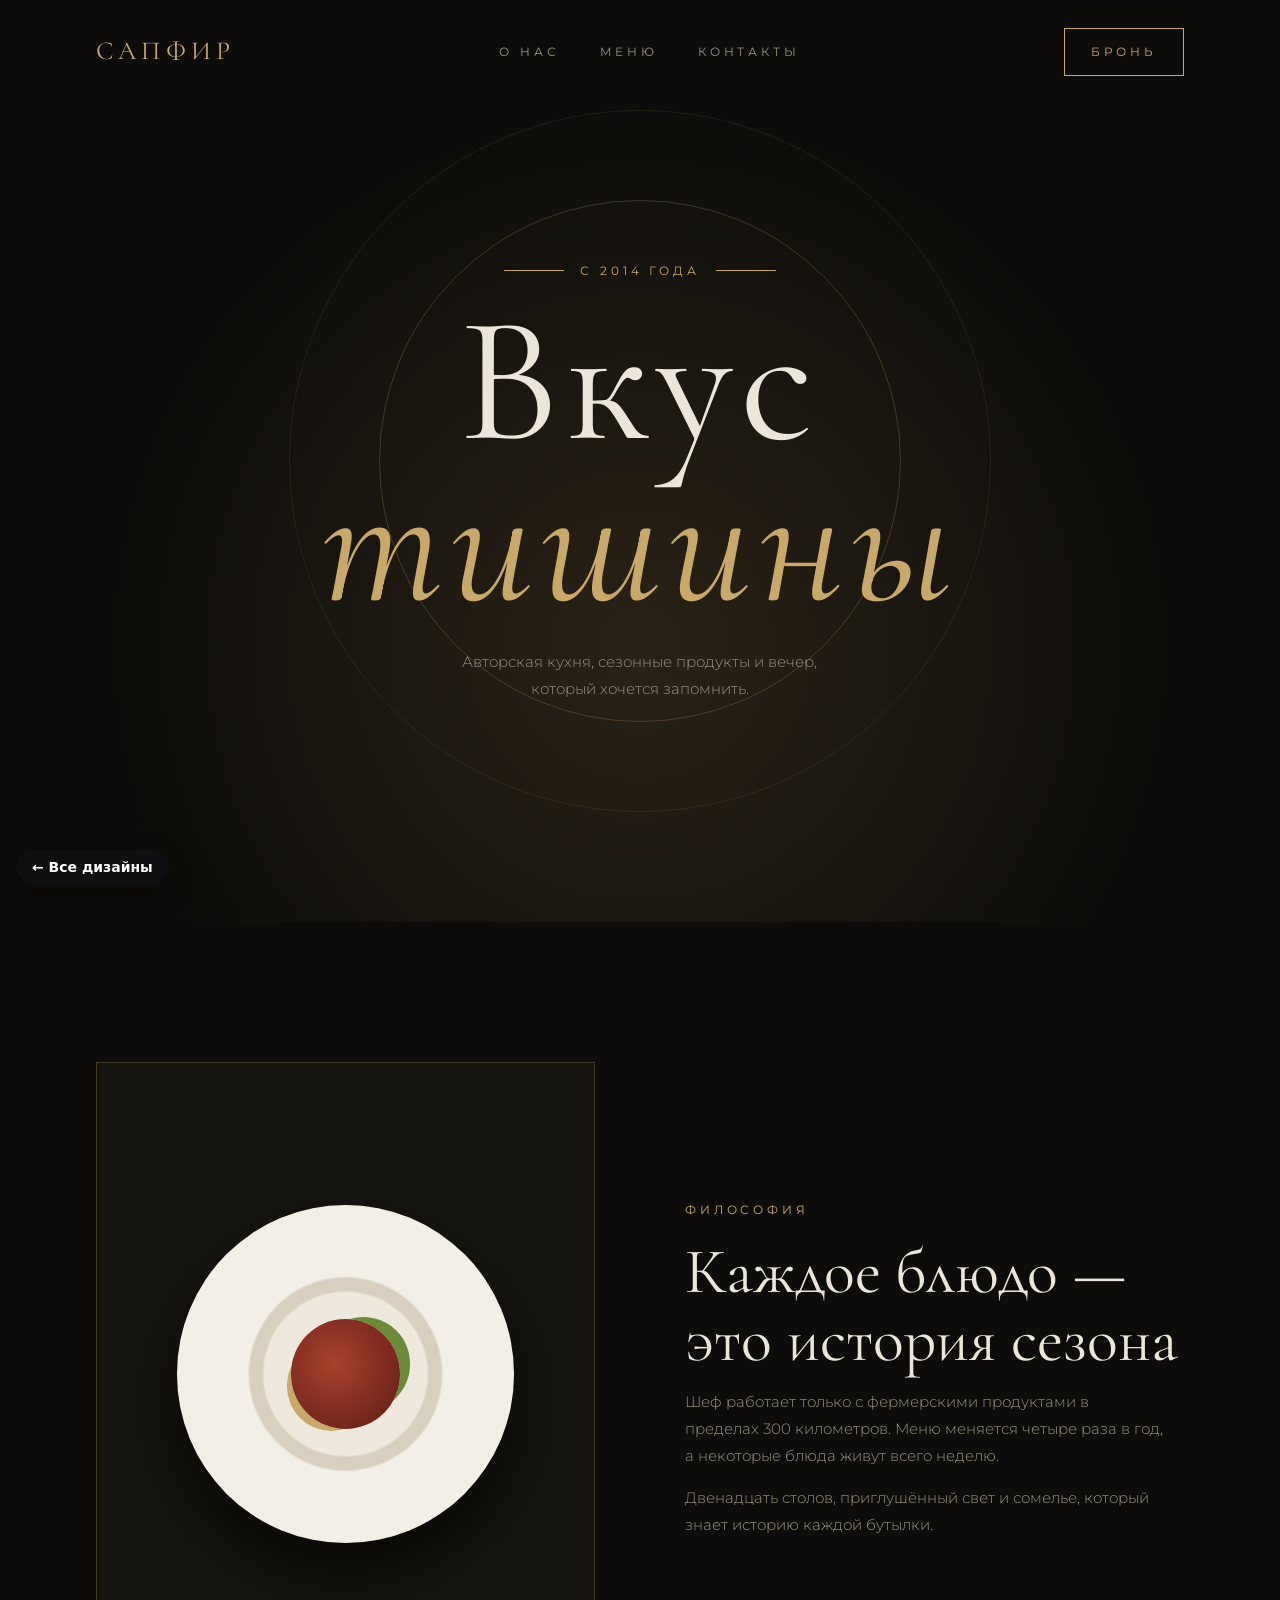
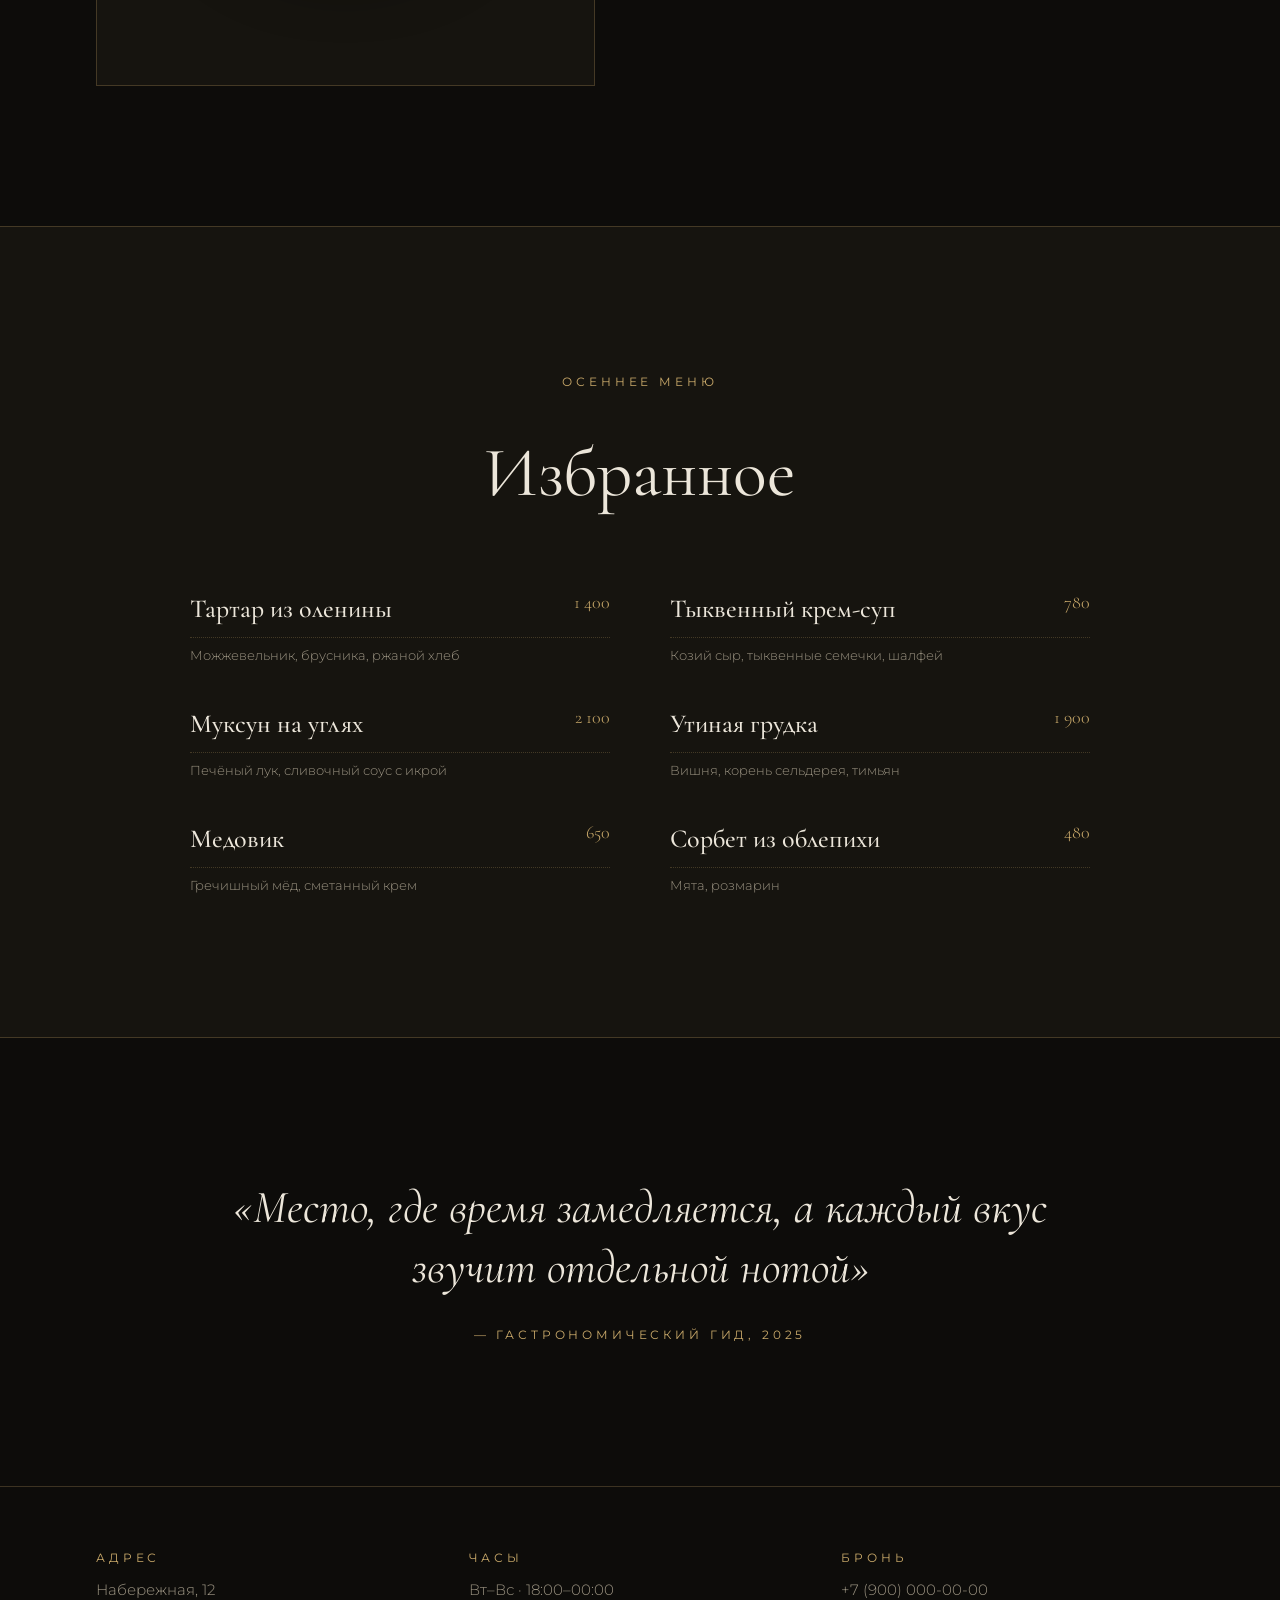
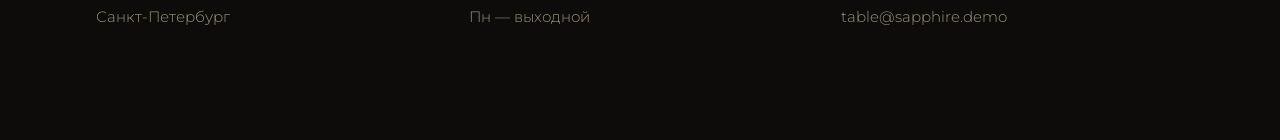
<file: works/luxury.html>
<!doctype html>
<html lang="ru">
<head>
  <meta charset="utf-8">
  <meta name="viewport" content="width=device-width, initial-scale=1, viewport-fit=cover">
  <title>Сапфир — ресторан авторской кухни</title>
  <meta name="description" content="Демо-дизайн в стиле люкс: сайт ресторана.">
  <script>if (window.self !== window.top) document.documentElement.classList.add('dz-embed');</script>
  <link rel="preconnect" href="https://fonts.googleapis.com">
  <link rel="preconnect" href="https://fonts.gstatic.com" crossorigin>
  <link href="https://fonts.googleapis.com/css2?family=Cormorant+Garamond:ital,wght@0,400;0,500;1,400&family=Montserrat:wght@300;400;500&display=swap" rel="stylesheet">
  <link rel="stylesheet" href="back.css">
  <style>
    :root { --bg: #0d0c0a; --bg-2: #16140f; --gold: #c9a96a; --gold-soft: rgba(201, 169, 106, 0.25); --text: #ece6da; --muted: #9b9382; }
    * { box-sizing: border-box; }
    body { margin: 0; background: var(--bg); color: var(--text); font: 300 15px/1.8 Montserrat, system-ui, sans-serif; -webkit-font-smoothing: antialiased; }
    a { color: inherit; text-decoration: none; }
    .serif { font-family: 'Cormorant Garamond', Georgia, serif; font-weight: 400; }
    .caps { text-transform: uppercase; letter-spacing: 0.32em; font-size: 12px; font-weight: 400; }
    .wrap { max-width: 1200px; margin: 0 auto; padding: 0 clamp(16px, 5vw, 56px); }

    header { position: absolute; top: 0; left: 0; right: 0; z-index: 2; }
    header .wrap { display: flex; justify-content: space-between; align-items: center; padding-top: 28px; padding-bottom: 28px; }
    header nav { display: flex; gap: 40px; }
    header nav a { color: var(--muted); transition: color 0.3s; }
    header nav a:hover { color: var(--gold); }
    .logo { font-size: 26px; letter-spacing: 0.2em; color: var(--gold); }
    .reserve { padding: 12px 26px; border: 1px solid var(--gold); color: var(--gold); transition: background 0.3s, color 0.3s; }
    .reserve:hover { background: var(--gold); color: var(--bg); }

    .hero { position: relative; min-height: 100vh; min-height: 100svh; display: grid; place-items: center; text-align: center; overflow: hidden;
      background: radial-gradient(ellipse at 50% 70%, #2a2216 0%, var(--bg) 60%); }
    .hero::before { content: ''; position: absolute; width: min(70vw, 520px); aspect-ratio: 1; border-radius: 50%; border: 1px solid var(--gold-soft); }
    .hero::after { content: ''; position: absolute; width: min(90vw, 700px); aspect-ratio: 1; border-radius: 50%; border: 1px solid rgba(201, 169, 106, 0.1); }
    .hero__inner { position: relative; z-index: 1; padding: 120px 16px 80px; }
    .hero h1 { margin: 18px 0 0; font-size: clamp(64px, 14vw, 180px); line-height: 0.9; letter-spacing: 0.04em; }
    .hero h1 i { color: var(--gold); }
    .hero p { margin: 26px auto 0; max-width: 420px; color: var(--muted); }
    .ornament { display: flex; align-items: center; justify-content: center; gap: 16px; color: var(--gold); }
    .ornament::before, .ornament::after { content: ''; width: 60px; height: 1px; background: var(--gold); }

    section { padding: clamp(70px, 12vw, 140px) 0; }
    .about { display: grid; gap: 50px; align-items: center; }
    .about h2 { margin: 16px 0 0; font-size: clamp(38px, 5.5vw, 64px); line-height: 1.05; }
    .about p { color: var(--muted); max-width: 480px; }
    .plate { aspect-ratio: 4 / 5; position: relative; background: var(--bg-2); border: 1px solid var(--gold-soft); display: grid; place-items: center; }
    .plate::before { content: ''; width: 68%; aspect-ratio: 1; border-radius: 50%; background: radial-gradient(circle, #efe9dd 0 34%, #d8cfbe 35% 40%, #f4efe6 41% 100%); box-shadow: 0 30px 60px rgba(0, 0, 0, 0.6); }
    .plate::after { content: ''; position: absolute; width: 22%; aspect-ratio: 1; border-radius: 50%; background: radial-gradient(circle at 40% 40%, #a8402e, #5e1d12); box-shadow: 18px -10px 0 -8px #6b8b3a, -14px 12px 0 -10px #c9a96a; }

    .menu { background: var(--bg-2); border-top: 1px solid var(--gold-soft); border-bottom: 1px solid var(--gold-soft); text-align: center; }
    .menu h2 { margin: 16px 0 50px; font-size: clamp(40px, 6vw, 70px); }
    .dishes { display: grid; gap: 34px 60px; text-align: left; max-width: 900px; margin: 0 auto; }
    .dish { display: grid; grid-template-columns: 1fr auto; gap: 4px 20px; }
    .dish b { font-family: 'Cormorant Garamond', serif; font-size: 26px; font-weight: 500; }
    .dish span { color: var(--gold); font-size: 18px; font-family: 'Cormorant Garamond', serif; }
    .dish small { grid-column: 1 / -1; color: var(--muted); font-size: 13px; border-top: 1px dotted var(--gold-soft); padding-top: 6px; }

    .quote { text-align: center; }
    .quote blockquote { margin: 0 auto; max-width: 820px; font-size: clamp(28px, 4vw, 46px); line-height: 1.3; font-style: italic; }
    .quote cite { display: block; margin-top: 26px; color: var(--gold); font-style: normal; }

    footer { padding: 60px 0 110px; border-top: 1px solid var(--gold-soft); }
    footer .wrap { display: grid; gap: 30px; grid-template-columns: repeat(auto-fit, minmax(200px, 1fr)); color: var(--muted); }
    footer b { display: block; margin-bottom: 8px; color: var(--gold); }

    @media (min-width: 860px) {
      .about { grid-template-columns: 1fr 1fr; gap: 90px; }
      .dishes { grid-template-columns: 1fr 1fr; }
    }
    @media (max-width: 760px) { header nav { display: none; } }
  </style>
</head>
<body>
  <header>
    <div class="wrap">
      <a class="logo serif" href="#">САПФИР</a>
      <nav class="caps"><a href="#about">О нас</a><a href="#menu">Меню</a><a href="#contacts">Контакты</a></nav>
      <a class="reserve caps" href="#contacts">Бронь</a>
    </div>
  </header>

  <section class="hero">
    <div class="hero__inner">
      <div class="ornament caps">с 2014 года</div>
      <h1 class="serif">Вкус<br><i>тишины</i></h1>
      <p>Авторская кухня, сезонные продукты и вечер, который хочется запомнить.</p>
    </div>
  </section>

  <section id="about">
    <div class="wrap about">
      <div class="plate" aria-hidden="true"></div>
      <div>
        <span class="caps" style="color: var(--gold)">Философия</span>
        <h2 class="serif">Каждое блюдо — это история сезона</h2>
        <p>Шеф работает только с фермерскими продуктами в пределах 300 километров. Меню меняется четыре раза в год, а некоторые блюда живут всего неделю.</p>
        <p>Двенадцать столов, приглушённый свет и сомелье, который знает историю каждой бутылки.</p>
      </div>
    </div>
  </section>

  <section class="menu" id="menu">
    <div class="wrap">
      <span class="caps" style="color: var(--gold)">Осеннее меню</span>
      <h2 class="serif">Избранное</h2>
      <div class="dishes">
        <div class="dish"><b>Тартар из оленины</b><span>1 400</span><small>Можжевельник, брусника, ржаной хлеб</small></div>
        <div class="dish"><b>Тыквенный крем-суп</b><span>780</span><small>Козий сыр, тыквенные семечки, шалфей</small></div>
        <div class="dish"><b>Муксун на углях</b><span>2 100</span><small>Печёный лук, сливочный соус с икрой</small></div>
        <div class="dish"><b>Утиная грудка</b><span>1 900</span><small>Вишня, корень сельдерея, тимьян</small></div>
        <div class="dish"><b>Медовик</b><span>650</span><small>Гречишный мёд, сметанный крем</small></div>
        <div class="dish"><b>Сорбет из облепихи</b><span>480</span><small>Мята, розмарин</small></div>
      </div>
    </div>
  </section>

  <section class="quote">
    <div class="wrap">
      <blockquote class="serif">«Место, где время замедляется, а каждый вкус звучит отдельной нотой»</blockquote>
      <cite class="caps">— Гастрономический гид, 2025</cite>
    </div>
  </section>

  <footer id="contacts">
    <div class="wrap">
      <div><b class="caps">Адрес</b>Набережная, 12<br>Санкт-Петербург</div>
      <div><b class="caps">Часы</b>Вт–Вс · 18:00–00:00<br>Пн — выходной</div>
      <div><b class="caps">Бронь</b>+7 (900) 000-00-00<br>table@sapphire.demo</div>
    </div>
  </footer>
  <a class="dz-back" href="../">← Все дизайны</a>
</body>
</html>
</file>
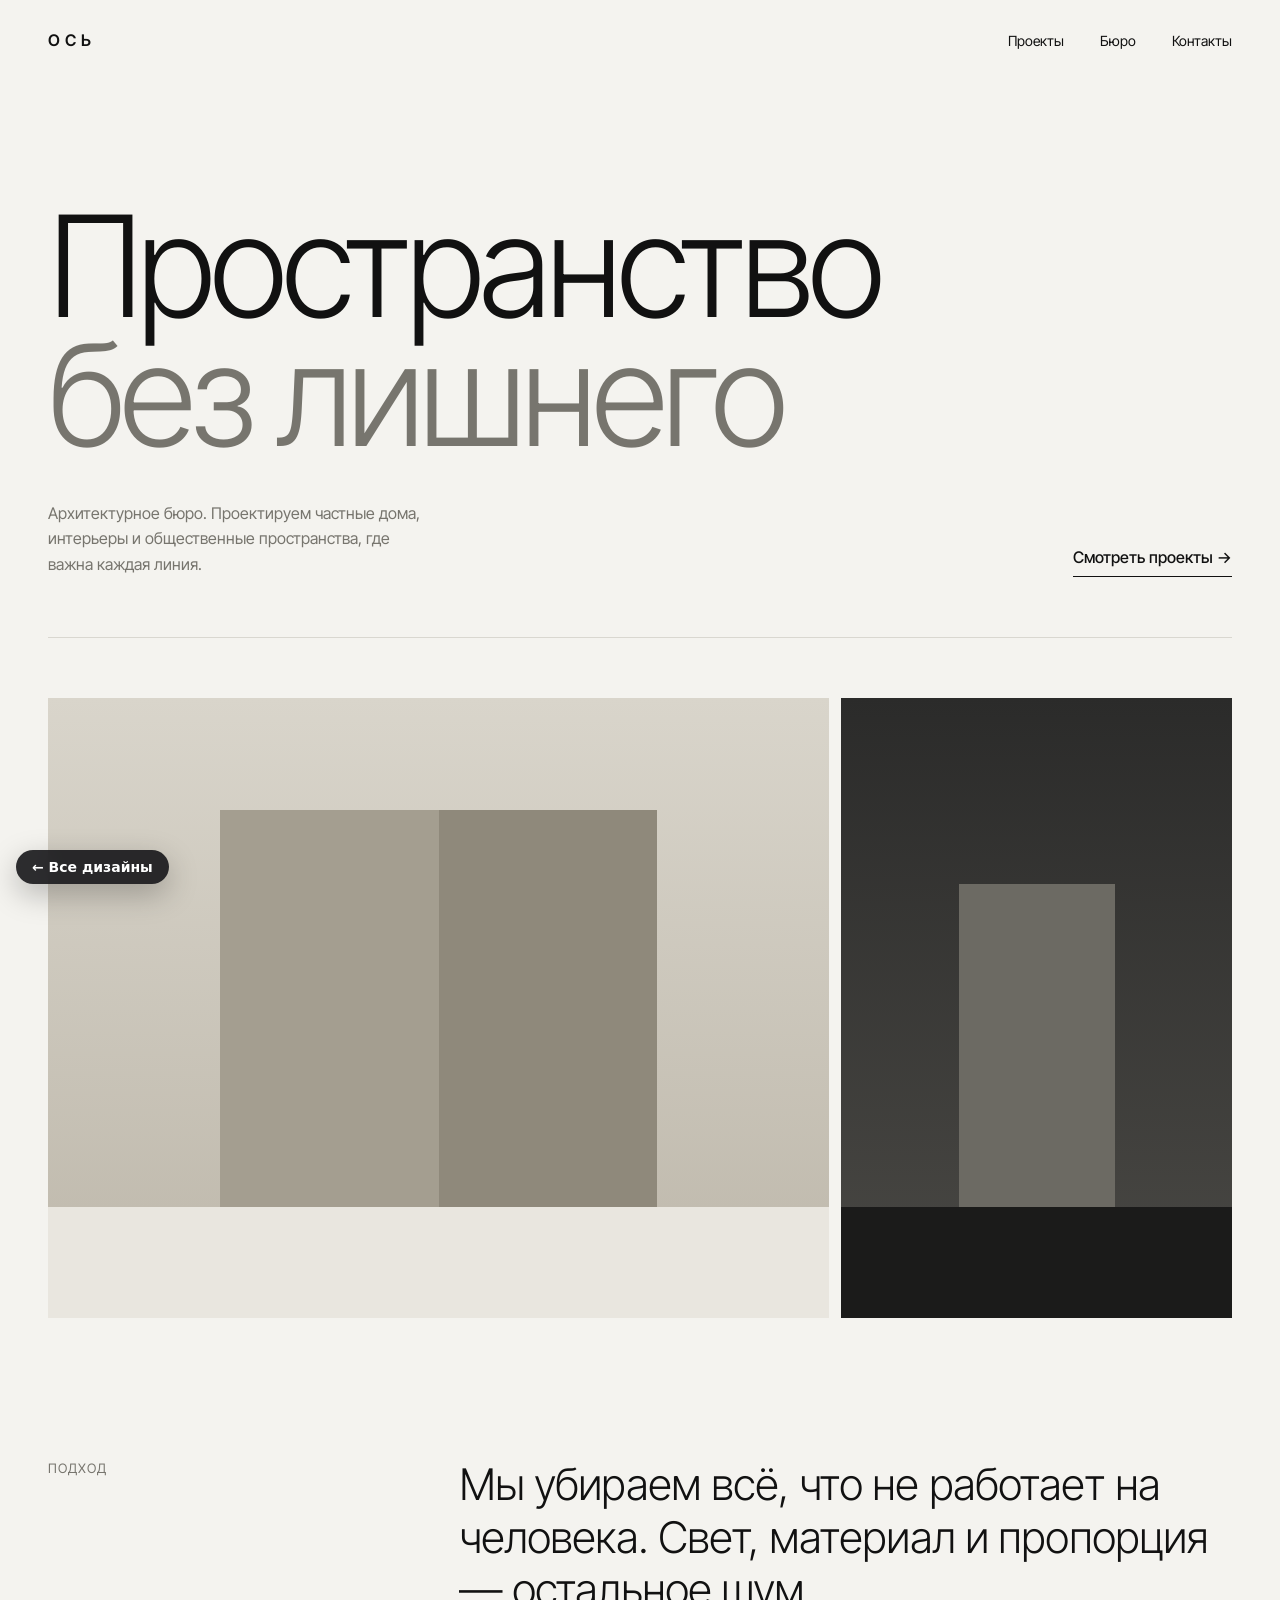
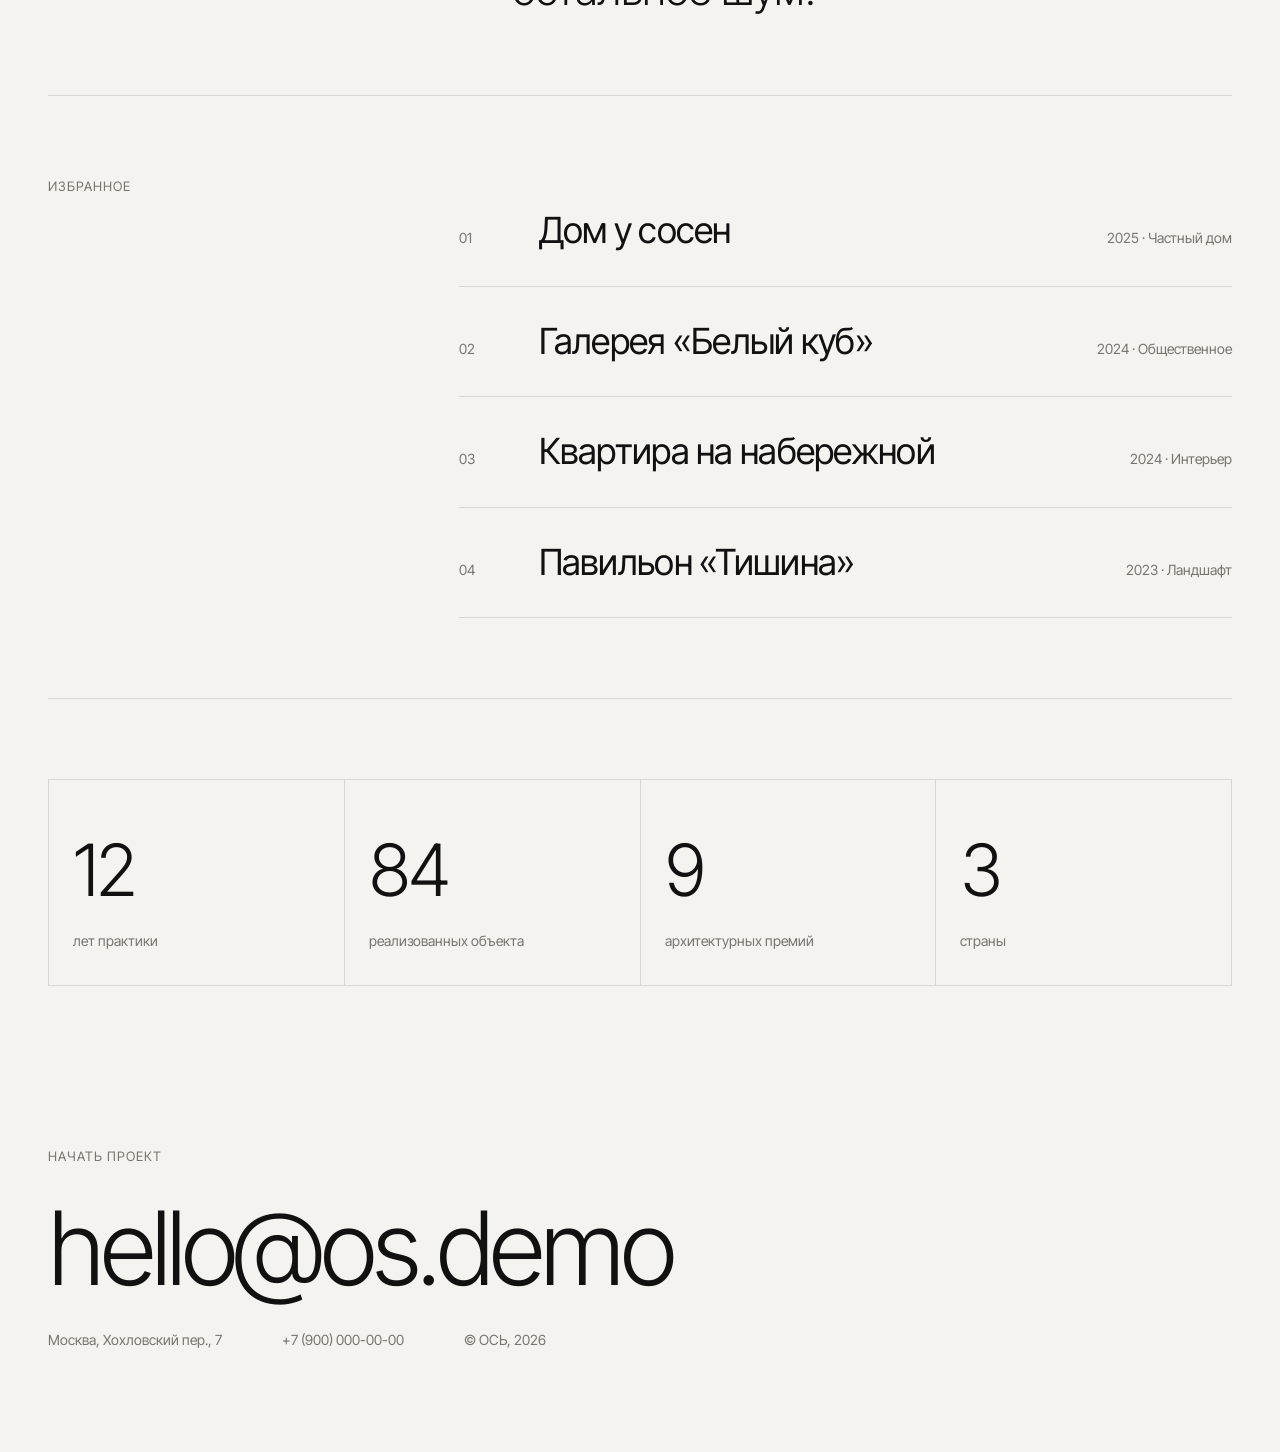
<file: works/minimal.html>
<!doctype html>
<html lang="ru">
<head>
  <meta charset="utf-8">
  <meta name="viewport" content="width=device-width, initial-scale=1, viewport-fit=cover">
  <title>ОСЬ — архитектурное бюро</title>
  <meta name="description" content="Демо-дизайн в стиле минимализм: сайт архитектурного бюро.">
  <script>if (window.self !== window.top) document.documentElement.classList.add('dz-embed');</script>
  <link rel="preconnect" href="https://fonts.googleapis.com">
  <link rel="preconnect" href="https://fonts.gstatic.com" crossorigin>
  <link href="https://fonts.googleapis.com/css2?family=Inter+Tight:wght@300;400;500;600&display=swap" rel="stylesheet">
  <link rel="stylesheet" href="back.css">
  <style>
    :root { --ink: #111; --paper: #f4f3ef; --line: #d9d7d0; --muted: #77756e; }
    * { box-sizing: border-box; }
    body { margin: 0; background: var(--paper); color: var(--ink); font: 400 16px/1.6 'Inter Tight', system-ui, sans-serif; -webkit-font-smoothing: antialiased; }
    a { color: inherit; text-decoration: none; }
    .wrap { max-width: 1280px; margin: 0 auto; padding: 0 clamp(16px, 4vw, 48px); }

    header { display: flex; justify-content: space-between; align-items: center; padding: 28px 0; }
    .logo { font-weight: 600; letter-spacing: 0.3em; }
    nav { display: flex; gap: 36px; font-size: 14px; }
    nav a { position: relative; }
    nav a::after { content: ''; position: absolute; left: 0; right: 100%; bottom: -4px; height: 1px; background: var(--ink); transition: right 0.3s; }
    nav a:hover::after { right: 0; }

    .hero { display: grid; grid-template-columns: 1fr; gap: 40px; padding: clamp(40px, 10vw, 120px) 0 60px; border-bottom: 1px solid var(--line); }
    .hero h1 { margin: 0; font-weight: 300; font-size: clamp(48px, 11vw, 168px); line-height: 0.92; letter-spacing: -0.05em; }
    .hero h1 em { font-style: normal; color: var(--muted); }
    .hero__meta { display: flex; flex-wrap: wrap; justify-content: space-between; gap: 20px; align-items: end; }
    .hero__meta p { max-width: 380px; margin: 0; color: var(--muted); }
    .arrow-link { display: inline-flex; gap: 12px; align-items: center; font-weight: 500; border-bottom: 1px solid var(--ink); padding-bottom: 6px; }

    .visual { margin: 60px 0; height: clamp(260px, 50vw, 620px); display: grid; grid-template-columns: 2fr 1fr; gap: 12px; }
    .visual div { background: linear-gradient(180deg, #d9d5cb, #bdb7aa); position: relative; overflow: hidden; }
    .visual div::before { content: ''; position: absolute; inset: 18% 22% 0 22%; background: linear-gradient(90deg, #a49e90 0 50%, #8f897b 50%); }
    .visual div::after { content: ''; position: absolute; left: 0; right: 0; bottom: 0; height: 18%; background: #e9e6df; }
    .visual div:last-child { background: linear-gradient(180deg, #2b2b2a, #4a4945); }
    .visual div:last-child::before { inset: 30% 30% 0 30%; background: #6c6a63; }
    .visual div:last-child::after { background: #1b1b1a; }

    .section-row { display: grid; grid-template-columns: 1fr; gap: 24px; padding: 80px 0; border-bottom: 1px solid var(--line); }
    .label { font-size: 13px; color: var(--muted); letter-spacing: 0.08em; text-transform: uppercase; }
    .lead { margin: 0; font-size: clamp(24px, 3.4vw, 44px); font-weight: 300; line-height: 1.2; letter-spacing: -0.02em; }

    .projects { list-style: none; margin: 0; padding: 0; }
    .projects li { display: grid; grid-template-columns: 60px 1fr auto; gap: 20px; align-items: baseline; padding: 26px 0; border-bottom: 1px solid var(--line); transition: padding 0.3s; cursor: pointer; }
    .projects li:hover { padding-left: 14px; }
    .projects .n { color: var(--muted); font-size: 14px; }
    .projects .t { font-size: clamp(22px, 3vw, 36px); font-weight: 400; letter-spacing: -0.02em; }
    .projects .y { color: var(--muted); font-size: 14px; }

    .stats { display: grid; grid-template-columns: repeat(2, 1fr); gap: 1px; background: var(--line); margin: 80px 0; border: 1px solid var(--line); }
    .stats div { background: var(--paper); padding: 32px 24px; }
    .stats b { display: block; font-size: clamp(40px, 6vw, 72px); font-weight: 300; letter-spacing: -0.04em; }
    .stats span { color: var(--muted); font-size: 14px; }

    footer { padding: 80px 0 100px; display: grid; gap: 30px; }
    footer h2 { margin: 0; font-size: clamp(40px, 8vw, 120px); font-weight: 300; letter-spacing: -0.05em; line-height: 1; }
    footer .row { display: flex; flex-wrap: wrap; gap: 24px 60px; color: var(--muted); font-size: 14px; }

    @media (min-width: 860px) {
      .section-row { grid-template-columns: 1fr 2fr; }
      .stats { grid-template-columns: repeat(4, 1fr); }
    }
    @media (max-width: 640px) {
      nav a:not(:last-child) { display: none; }
      .visual { grid-template-columns: 1fr; }
      .visual div:last-child { display: none; }
      .projects li { grid-template-columns: 36px 1fr; }
      .projects .y { display: none; }
    }
  </style>
</head>
<body>
  <div class="wrap">
    <header>
      <a class="logo" href="#">ОСЬ</a>
      <nav><a href="#work">Проекты</a><a href="#about">Бюро</a><a href="#contact">Контакты</a></nav>
    </header>

    <section class="hero">
      <h1>Пространство<br><em>без лишнего</em></h1>
      <div class="hero__meta">
        <p>Архитектурное бюро. Проектируем частные дома, интерьеры и общественные пространства, где важна каждая линия.</p>
        <a class="arrow-link" href="#work">Смотреть проекты →</a>
      </div>
    </section>

    <div class="visual" aria-hidden="true"><div></div><div></div></div>

    <section class="section-row" id="about">
      <span class="label">Подход</span>
      <p class="lead">Мы убираем всё, что не работает на человека. Свет, материал и пропорция — остальное шум.</p>
    </section>

    <section class="section-row" id="work">
      <span class="label">Избранное</span>
      <ul class="projects">
        <li><span class="n">01</span><span class="t">Дом у сосен</span><span class="y">2025 · Частный дом</span></li>
        <li><span class="n">02</span><span class="t">Галерея «Белый куб»</span><span class="y">2024 · Общественное</span></li>
        <li><span class="n">03</span><span class="t">Квартира на набережной</span><span class="y">2024 · Интерьер</span></li>
        <li><span class="n">04</span><span class="t">Павильон «Тишина»</span><span class="y">2023 · Ландшафт</span></li>
      </ul>
    </section>

    <div class="stats">
      <div><b>12</b><span>лет практики</span></div>
      <div><b>84</b><span>реализованных объекта</span></div>
      <div><b>9</b><span>архитектурных премий</span></div>
      <div><b>3</b><span>страны</span></div>
    </div>

    <footer id="contact">
      <span class="label">Начать проект</span>
      <h2>hello@os.demo</h2>
      <div class="row"><span>Москва, Хохловский пер., 7</span><span>+7 (900) 000-00-00</span><span>© ОСЬ, 2026</span></div>
    </footer>
  </div>
  <a class="dz-back" href="../">← Все дизайны</a>
</body>
</html>
</file>
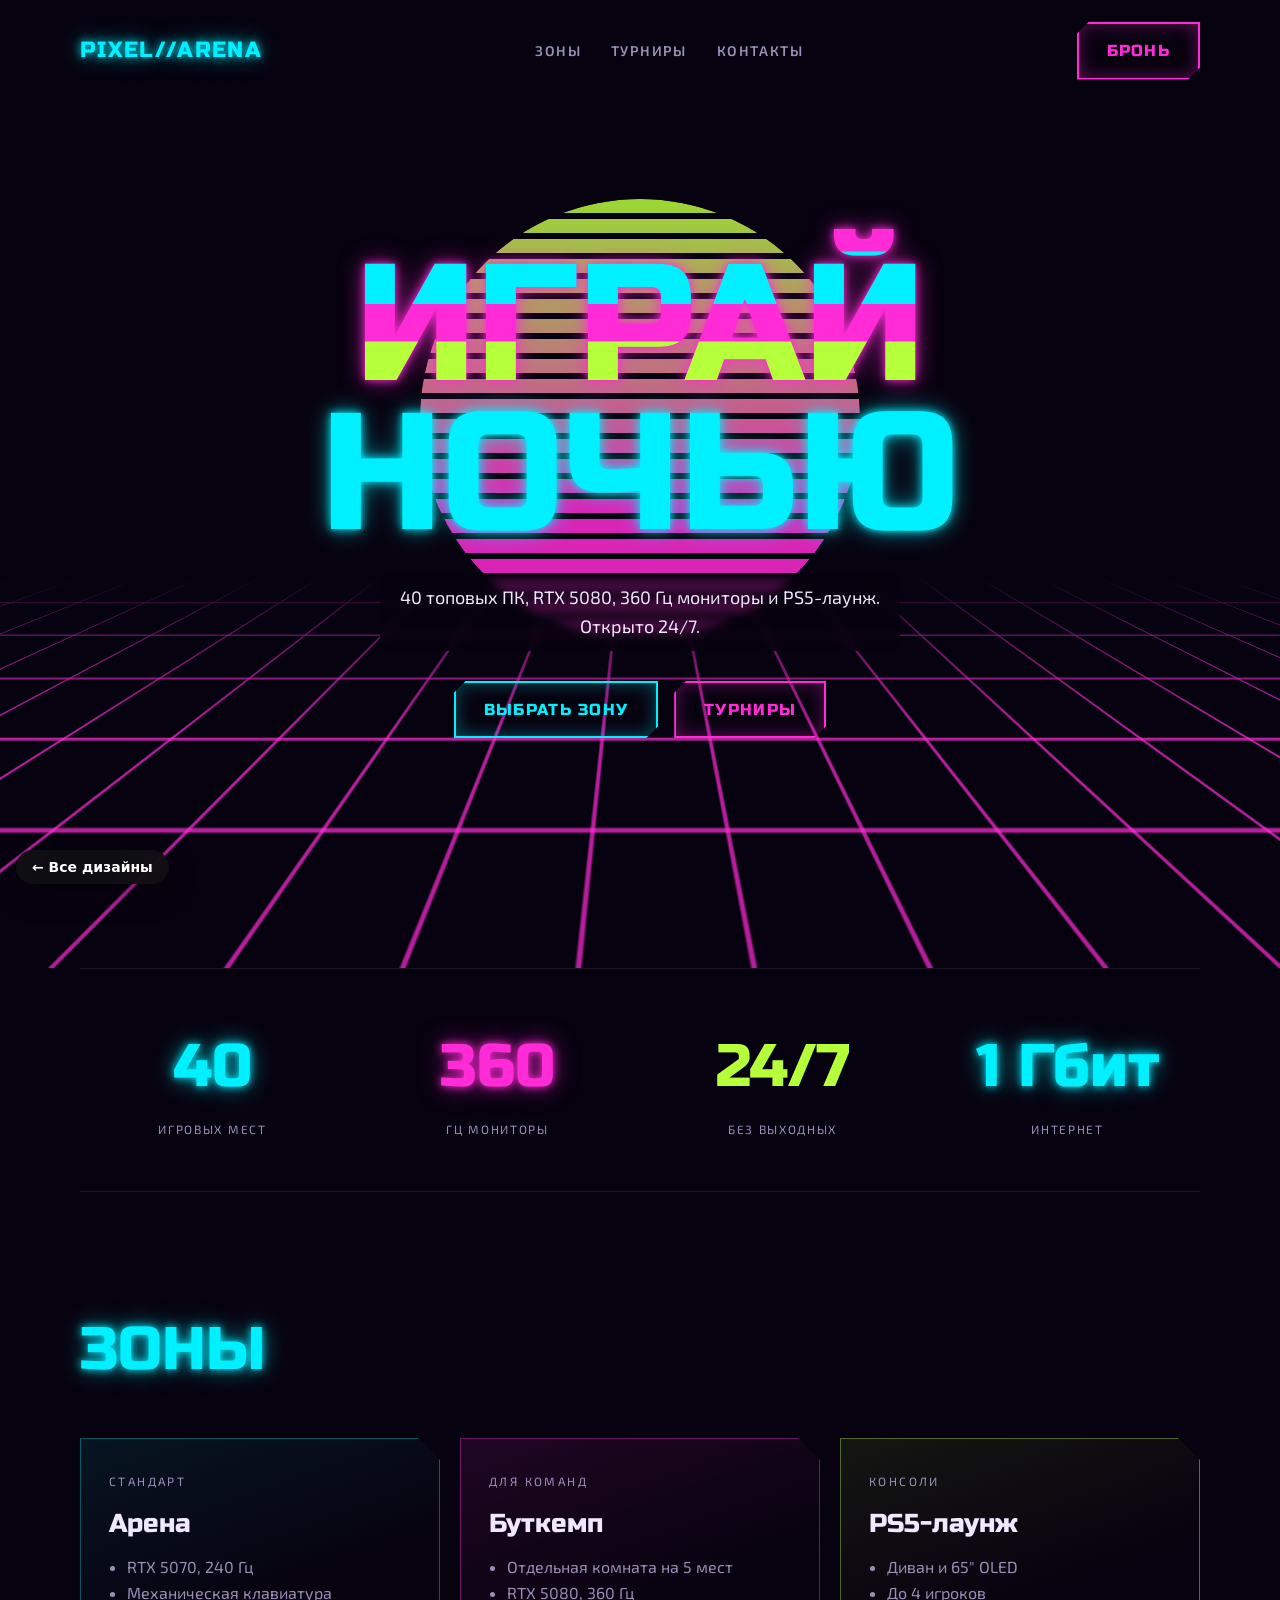
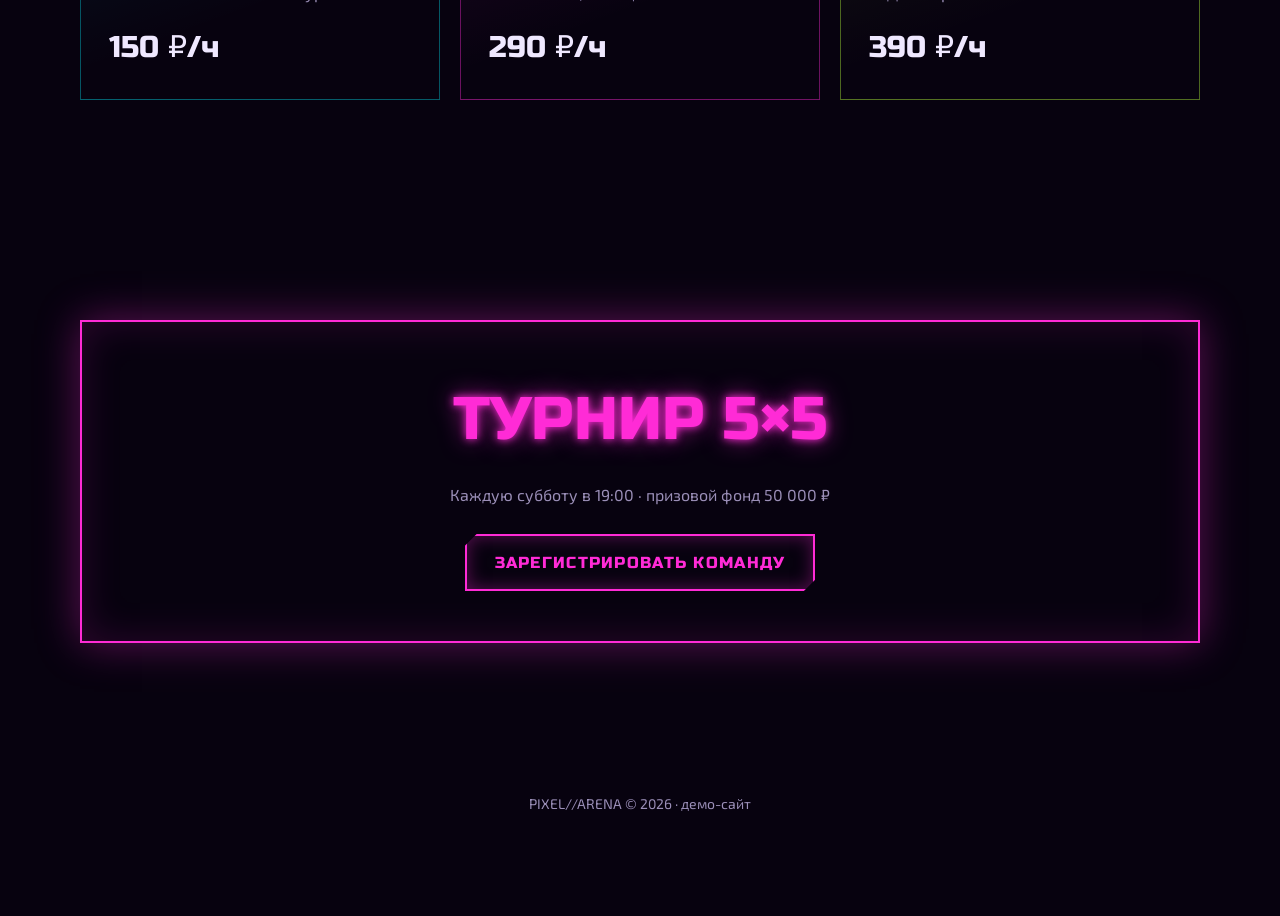
<file: works/neon.html>
<!doctype html>
<html lang="ru">
<head>
  <meta charset="utf-8">
  <meta name="viewport" content="width=device-width, initial-scale=1, viewport-fit=cover">
  <title>PIXEL ARENA — киберспортивный клуб</title>
  <meta name="description" content="Демо-дизайн в стиле киберпанк: сайт компьютерного клуба.">
  <script>if (window.self !== window.top) document.documentElement.classList.add('dz-embed');</script>
  <link rel="preconnect" href="https://fonts.googleapis.com">
  <link rel="preconnect" href="https://fonts.gstatic.com" crossorigin>
  <link href="https://fonts.googleapis.com/css2?family=Russo+One&family=Exo+2:wght@400;600;800&display=swap" rel="stylesheet">
  <link rel="stylesheet" href="back.css">
  <style>
    :root { --bg: #07020f; --pink: #ff2bd6; --cyan: #00f0ff; --lime: #b6ff3b; --text: #efe8ff; --muted: #9b8fb8; }
    * { box-sizing: border-box; }
    body { margin: 0; background: var(--bg); color: var(--text); font: 400 16px/1.6 'Exo 2', system-ui, sans-serif; overflow-x: hidden; }
    a { color: inherit; text-decoration: none; }
    .r { font-family: 'Russo One', 'Exo 2', sans-serif; font-weight: 400; }
    .wrap { max-width: 1200px; margin: 0 auto; padding: 0 clamp(16px, 4vw, 40px); }
    .neon-p { color: var(--pink); text-shadow: 0 0 8px var(--pink), 0 0 24px rgba(255, 43, 214, 0.6); }
    .neon-c { color: var(--cyan); text-shadow: 0 0 8px var(--cyan), 0 0 24px rgba(0, 240, 255, 0.6); }
    .btn { display: inline-block; padding: 14px 28px; border: 2px solid var(--cyan); color: var(--cyan); font-family: 'Russo One', sans-serif; text-transform: uppercase; letter-spacing: 0.08em; clip-path: polygon(12px 0, 100% 0, 100% calc(100% - 12px), calc(100% - 12px) 100%, 0 100%, 0 12px); box-shadow: inset 0 0 18px rgba(0, 240, 255, 0.35); transition: background 0.2s, color 0.2s; }
    .btn:hover { background: var(--cyan); color: var(--bg); }
    .btn--p { border-color: var(--pink); color: var(--pink); box-shadow: inset 0 0 18px rgba(255, 43, 214, 0.35); }
    .btn--p:hover { background: var(--pink); color: var(--bg); }

    header .wrap { display: flex; justify-content: space-between; align-items: center; padding-top: 22px; padding-bottom: 22px; }
    .logo { font-size: 22px; letter-spacing: 0.06em; }
    header nav { display: flex; gap: 30px; text-transform: uppercase; font-weight: 600; font-size: 14px; letter-spacing: 0.1em; color: var(--muted); }
    header nav a:hover { color: var(--cyan); }

    .hero { position: relative; min-height: 88vh; display: grid; align-items: center; overflow: hidden; }
    .grid-floor { position: absolute; left: -50%; right: -50%; bottom: -10%; height: 55%; background:
        linear-gradient(transparent 0 calc(100% - 2px), rgba(255, 43, 214, 0.7) 0) 0 0 / 100% 48px,
        linear-gradient(90deg, transparent 0 calc(100% - 2px), rgba(255, 43, 214, 0.7) 0) 0 0 / 60px 100%;
      transform: perspective(380px) rotateX(62deg); transform-origin: top; animation: floor 2.2s linear infinite; mask-image: linear-gradient(transparent, #000 40%); -webkit-mask-image: linear-gradient(transparent, #000 40%); }
    @keyframes floor { to { background-position: 0 48px, 0 0; } }
    .sun { position: absolute; left: 50%; bottom: 38%; width: min(60vw, 440px); aspect-ratio: 1; transform: translateX(-50%); border-radius: 50%;
      background: linear-gradient(var(--lime), var(--pink) 70%); box-shadow: 0 0 80px rgba(255, 43, 214, 0.6);
      mask-image: repeating-linear-gradient(#000 0 14px, transparent 14px 20px); -webkit-mask-image: repeating-linear-gradient(#000 0 14px, transparent 14px 20px); opacity: 0.85; }
    .hero__content { position: relative; z-index: 1; text-align: center; padding: 40px 0 120px; }
    .hero h1 { margin: 0; font-size: clamp(54px, 13vw, 170px); line-height: 0.9; }
    .glitch { position: relative; display: inline-block; }
    .glitch::before, .glitch::after { content: attr(data-t); position: absolute; inset: 0; }
    .glitch::before { color: var(--cyan); text-shadow: none; clip-path: inset(0 0 65% 0); animation: g 2.6s infinite steps(2); }
    .glitch::after { color: var(--lime); text-shadow: none; clip-path: inset(60% 0 0 0); animation: g 3.1s infinite reverse steps(2); }
    @keyframes g { 0%, 85%, 100% { transform: none; opacity: 0; } 87% { transform: translate(-6px, 2px); opacity: 1; } 91% { transform: translate(6px, -2px); opacity: 1; } 95% { transform: translate(-3px, 0); opacity: 1; } }
    .hero p { margin: 22px auto 30px; max-width: 520px; padding: 10px 16px; border-radius: 10px; background: rgba(7, 2, 15, 0.72); color: var(--text); font-size: 18px; backdrop-filter: blur(4px); -webkit-backdrop-filter: blur(4px); }
    .hero .cta { display: flex; flex-wrap: wrap; gap: 16px; justify-content: center; }

    section { padding: clamp(60px, 10vw, 110px) 0; }
    h2 { margin: 0 0 40px; font-size: clamp(32px, 6vw, 60px); text-transform: uppercase; }
    .zones { display: grid; gap: 20px; grid-template-columns: repeat(auto-fit, minmax(min(100%, 260px), 1fr)); }
    .zone { position: relative; padding: 28px; border: 1px solid rgba(0, 240, 255, 0.35); background: linear-gradient(160deg, rgba(0, 240, 255, 0.08), transparent 60%); clip-path: polygon(0 0, calc(100% - 22px) 0, 100% 22px, 100% 100%, 0 100%); transition: border-color 0.2s, transform 0.2s; }
    .zone:hover { border-color: var(--cyan); transform: translateY(-4px); }
    .zone:nth-child(2) { border-color: rgba(255, 43, 214, 0.4); background: linear-gradient(160deg, rgba(255, 43, 214, 0.1), transparent 60%); }
    .zone:nth-child(3) { border-color: rgba(182, 255, 59, 0.4); background: linear-gradient(160deg, rgba(182, 255, 59, 0.08), transparent 60%); }
    .zone .tag { font-size: 12px; letter-spacing: 0.2em; text-transform: uppercase; color: var(--muted); }
    .zone h3 { margin: 10px 0; font-family: 'Russo One', sans-serif; font-weight: 400; font-size: 26px; }
    .zone ul { margin: 0 0 18px; padding-left: 18px; color: var(--muted); }
    .zone .price { font-family: 'Russo One', sans-serif; font-size: 30px; }

    .stats { display: grid; grid-template-columns: repeat(auto-fit, minmax(150px, 1fr)); gap: 20px; text-align: center; border-top: 1px solid rgba(255, 255, 255, 0.08); border-bottom: 1px solid rgba(255, 255, 255, 0.08); padding: 50px 0; }
    .stats b { display: block; font-family: 'Russo One', sans-serif; font-size: clamp(36px, 6vw, 60px); font-weight: 400; }
    .stats span { color: var(--muted); text-transform: uppercase; letter-spacing: 0.14em; font-size: 12px; }

    .tournament { text-align: center; padding: 50px 24px; border: 2px solid var(--pink); box-shadow: 0 0 40px rgba(255, 43, 214, 0.35), inset 0 0 40px rgba(255, 43, 214, 0.15); }
    .tournament h2 { margin-bottom: 14px; }
    .tournament p { margin: 0 0 26px; color: var(--muted); }

    footer { padding: 40px 0 100px; text-align: center; color: var(--muted); font-size: 14px; }
    @media (max-width: 720px) { header nav { display: none; } }
  </style>
</head>
<body>
  <header>
    <div class="wrap">
      <a class="logo r neon-c" href="#">PIXEL//ARENA</a>
      <nav><a href="#zones">Зоны</a><a href="#tournament">Турниры</a><a href="#">Контакты</a></nav>
      <a class="btn btn--p" href="#zones">Бронь</a>
    </div>
  </header>

  <section class="hero">
    <div class="sun" aria-hidden="true"></div>
    <div class="grid-floor" aria-hidden="true"></div>
    <div class="wrap hero__content">
      <h1 class="r"><span class="glitch neon-p" data-t="ИГРАЙ">ИГРАЙ</span><br><span class="neon-c">НОЧЬЮ</span></h1>
      <p>40 топовых ПК, RTX 5080, 360 Гц мониторы и PS5-лаунж. Открыто 24/7.</p>
      <div class="cta"><a class="btn" href="#zones">Выбрать зону</a><a class="btn btn--p" href="#tournament">Турниры</a></div>
    </div>
  </section>

  <div class="wrap">
    <div class="stats">
      <div><b class="neon-c">40</b><span>игровых мест</span></div>
      <div><b class="neon-p">360</b><span>Гц мониторы</span></div>
      <div><b style="color: var(--lime)">24/7</b><span>без выходных</span></div>
      <div><b class="neon-c">1 Гбит</b><span>интернет</span></div>
    </div>
  </div>

  <section id="zones">
    <div class="wrap">
      <h2 class="r neon-c">Зоны</h2>
      <div class="zones">
        <article class="zone"><span class="tag">Стандарт</span><h3>Арена</h3><ul><li>RTX 5070, 240 Гц</li><li>Механическая клавиатура</li></ul><span class="price">150 ₽/ч</span></article>
        <article class="zone"><span class="tag">Для команд</span><h3>Буткемп</h3><ul><li>Отдельная комната на 5 мест</li><li>RTX 5080, 360 Гц</li></ul><span class="price">290 ₽/ч</span></article>
        <article class="zone"><span class="tag">Консоли</span><h3>PS5-лаунж</h3><ul><li>Диван и 65" OLED</li><li>До 4 игроков</li></ul><span class="price">390 ₽/ч</span></article>
      </div>
    </div>
  </section>

  <section id="tournament">
    <div class="wrap">
      <div class="tournament">
        <h2 class="r neon-p">Турнир 5×5</h2>
        <p>Каждую субботу в 19:00 · призовой фонд 50 000 ₽</p>
        <a class="btn btn--p" href="#">Зарегистрировать команду</a>
      </div>
    </div>
  </section>

  <footer>PIXEL//ARENA © 2026 · демо-сайт</footer>
  <a class="dz-back" href="../">← Все дизайны</a>
</body>
</html>
</file>
<file: css/style.css>
:root {
  --bg: #f5f4f0;
  --surface: #ffffff;
  --surface-2: #ecebe6;
  --border: #e0ded7;
  --text: #121214;
  --muted: #6a6a72;
  --accent: #6d4aff;
  --accent-2: #ff5c8a;
  --shadow: 0 24px 60px -30px rgba(20, 20, 40, 0.35);
  --radius: 26px;
  color-scheme: light;
}
@media (prefers-color-scheme: dark) {
  :root:not([data-theme="light"]) {
    --bg: #0e0e11;
    --surface: #16161b;
    --surface-2: #1f1f26;
    --border: #2a2a33;
    --text: #f2f2f5;
    --muted: #9a9aa8;
    --accent: #9b85ff;
    --accent-2: #ff7aa2;
    --shadow: 0 24px 60px -30px rgba(0, 0, 0, 0.8);
    color-scheme: dark;
  }
}
:root[data-theme="dark"] {
  --bg: #0e0e11;
  --surface: #16161b;
  --surface-2: #1f1f26;
  --border: #2a2a33;
  --text: #f2f2f5;
  --muted: #9a9aa8;
  --accent: #9b85ff;
  --accent-2: #ff7aa2;
  --shadow: 0 24px 60px -30px rgba(0, 0, 0, 0.8);
  color-scheme: dark;
}

*, *::before, *::after { box-sizing: border-box; }
[hidden] { display: none !important; }
body {
  margin: 0;
  background: var(--bg);
  color: var(--text);
  font: 16px/1.6 Inter, system-ui, -apple-system, sans-serif;
  -webkit-font-smoothing: antialiased;
  overflow-x: clip;
}
a { color: inherit; text-decoration: none; }
button { font: inherit; color: inherit; cursor: pointer; }
h1, h2 { font-family: Unbounded, Inter, sans-serif; letter-spacing: -0.02em; }

/* ---------- Навигация ---------- */
.nav {
  position: sticky;
  top: 0;
  z-index: 10;
  display: flex;
  align-items: center;
  justify-content: space-between;
  gap: 12px;
  padding: calc(12px + env(safe-area-inset-top)) clamp(16px, 4vw, 40px) 12px;
  background: color-mix(in srgb, var(--bg) 82%, transparent);
  backdrop-filter: blur(14px);
  -webkit-backdrop-filter: blur(14px);
  border-bottom: 1px solid var(--border);
}
.nav__back { padding: 8px 14px; border: 1px solid var(--border); border-radius: 12px; background: var(--surface); font-weight: 600; font-size: 14px; }
.nav__back:hover { border-color: var(--text); }
.nav__title { font-family: Unbounded, sans-serif; font-size: 14px; }
.icon-btn { width: 40px; height: 40px; display: grid; place-items: center; border: 1px solid var(--border); border-radius: 12px; background: var(--surface); }
.icon-btn svg { width: 18px; height: 18px; fill: currentColor; }
@media (max-width: 420px) { .nav__back span { display: none; } }

/* ---------- Hero ---------- */
.hero { max-width: 1240px; margin: 0 auto; padding: clamp(48px, 9vw, 100px) clamp(16px, 4vw, 40px) 36px; }
.hero__kicker { margin: 0; color: var(--muted); font-weight: 500; }
.hero__title { margin: 12px 0 0; font-size: clamp(36px, 7vw, 84px); line-height: 1.02; font-weight: 700; }
.hero__accent { background: linear-gradient(90deg, var(--accent), var(--accent-2)); -webkit-background-clip: text; background-clip: text; color: transparent; }
.hero__lead { max-width: 60ch; margin: 20px 0 0; color: var(--muted); font-size: clamp(16px, 2vw, 18px); }

/* ---------- Фильтры ---------- */
.filters { display: flex; gap: 8px; max-width: 1240px; margin: 0 auto; padding: 0 clamp(16px, 4vw, 40px) 28px; overflow-x: auto; scrollbar-width: none; }
.filters::-webkit-scrollbar { display: none; }
.chip { flex: none; display: inline-flex; align-items: center; gap: 8px; padding: 9px 16px; border: 1px solid var(--border); border-radius: 999px; background: var(--surface); font-weight: 600; font-size: 14px; transition: background 0.15s, color 0.15s; }
.chip span { font-size: 12px; color: var(--muted); }
.chip:hover { border-color: var(--text); }
.chip.is-active { background: var(--text); color: var(--bg); border-color: var(--text); }
.chip.is-active span { color: inherit; opacity: 0.7; }

/* ---------- Галерея ---------- */
.gallery { display: grid; gap: 22px; max-width: 1240px; margin: 0 auto; padding: 0 clamp(16px, 4vw, 40px); }
@media (min-width: 900px) { .gallery { grid-template-columns: repeat(2, minmax(0, 1fr)); } }

.card {
  display: flex;
  flex-direction: column;
  overflow: hidden;
  background: var(--surface);
  border: 1px solid var(--border);
  border-radius: var(--radius);
  box-shadow: var(--shadow);
  animation: rise 0.5s ease both;
  animation-delay: calc(var(--i) * 70ms);
}
@keyframes rise { from { opacity: 0; transform: translateY(16px); } }

.card__preview { position: relative; padding: 12px 12px 0; }
.frame {
  position: relative;
  display: block;
  aspect-ratio: 16 / 10;
  overflow: hidden;
  border-radius: 16px;
  background: var(--surface-2);
  border: 1px solid var(--border);
}
.frame iframe {
  position: absolute;
  top: 0;
  left: 0;
  border: 0;
  transform-origin: 0 0;
  pointer-events: none;
  background: #fff;
}
.frame::after { content: 'Открыть ↗'; position: absolute; inset: 0; display: grid; place-items: center; background: rgba(10, 10, 14, 0.45); color: #fff; font-weight: 600; opacity: 0; transition: opacity 0.2s; }
.frame:hover::after { opacity: 1; }

/* Режим «телефон»: узкий экран по центру с рамкой */
.card[data-mode="mobile"] .frame { background: radial-gradient(circle at 50% 120%, color-mix(in srgb, var(--accent) 25%, var(--surface-2)), var(--surface-2) 70%); }
.card[data-mode="mobile"] .frame iframe {
  top: 12px;
  left: 50%;
  translate: -50% 0;
  transform-origin: 50% 0;
  border-radius: 34px;
  outline: 10px solid #111;
  box-shadow: 0 20px 40px rgba(0, 0, 0, 0.4);
}

.device { position: absolute; top: 24px; right: 24px; display: flex; gap: 2px; padding: 3px; border-radius: 12px; background: rgba(15, 15, 20, 0.7); backdrop-filter: blur(8px); -webkit-backdrop-filter: blur(8px); }
.device button { width: 34px; height: 30px; display: grid; place-items: center; border: 0; border-radius: 9px; background: transparent; color: rgba(255, 255, 255, 0.7); }
.device button.is-active { background: #fff; color: #111; }
.device svg { width: 17px; height: 17px; fill: none; stroke: currentColor; stroke-width: 1.8; stroke-linecap: round; }

.card__body { display: flex; flex-direction: column; flex: 1; padding: 20px 24px 24px; }
.card__head { display: flex; justify-content: space-between; color: var(--muted); font-size: 13px; font-weight: 600; }
.card__num { color: var(--accent); font-family: Unbounded, sans-serif; }
.card__title { margin: 8px 0 0; font-size: clamp(22px, 2.6vw, 28px); }
.card__title span { color: var(--muted); font-weight: 500; font-size: 0.7em; }
.card__desc { margin: 10px 0 0; color: var(--muted); }
.card__meta { display: flex; flex-wrap: wrap; align-items: center; gap: 12px 18px; margin-top: 18px; }
.palette { display: flex; }
.palette i { width: 26px; height: 26px; margin-left: -6px; border-radius: 50%; border: 2px solid var(--surface); box-shadow: 0 0 0 1px var(--border); }
.palette i:first-child { margin-left: 0; }
.fonts { font-size: 13px; color: var(--muted); }
.card__actions { display: flex; flex-wrap: wrap; gap: 10px; margin-top: auto; padding-top: 22px; }

.btn { display: inline-flex; align-items: center; gap: 6px; padding: 11px 18px; border: 1px solid var(--border); border-radius: 12px; background: var(--surface); font-weight: 600; font-size: 15px; transition: transform 0.15s, border-color 0.15s; }
.btn:hover { transform: translateY(-2px); border-color: var(--text); }
.btn--primary { background: var(--text); color: var(--bg); border-color: var(--text); }

/* ---------- Как заказать ---------- */
.steps { max-width: 1240px; margin: 0 auto; padding: clamp(60px, 10vw, 110px) clamp(16px, 4vw, 40px); }
.steps__title { margin: 0 0 28px; font-size: clamp(28px, 4.5vw, 44px); }
.steps__list { display: grid; gap: 14px; margin: 0 0 32px; padding: 0; list-style: none; counter-reset: s; }
@media (min-width: 760px) { .steps__list { grid-template-columns: repeat(3, 1fr); } }
.steps__list li { counter-increment: s; display: grid; gap: 6px; padding: 24px; border: 1px solid var(--border); border-radius: 20px; background: var(--surface); }
.steps__list li::before { content: counter(s, decimal-leading-zero); font-family: Unbounded, sans-serif; color: var(--accent); font-size: 14px; }
.steps__list b { font-size: 18px; }
.steps__list span { color: var(--muted); }

.footer { padding: 30px 20px calc(30px + env(safe-area-inset-bottom)); border-top: 1px solid var(--border); text-align: center; color: var(--muted); font-size: 14px; }

@media (prefers-reduced-motion: reduce) { .card { animation: none; } }
</file>
<file: works/back.css>
/* Плашка «назад в галерею» — общая для всех демо-сайтов. */
.dz-back {
  position: fixed;
  left: 16px;
  bottom: calc(16px + env(safe-area-inset-bottom));
  z-index: 9999;
  display: inline-flex;
  align-items: center;
  gap: 8px;
  padding: 10px 16px;
  border-radius: 999px;
  background: rgba(17, 17, 20, 0.88);
  color: #fff !important;
  font: 600 14px/1 Inter, system-ui, -apple-system, sans-serif !important;
  letter-spacing: 0 !important;
  text-transform: none !important;
  text-decoration: none !important;
  backdrop-filter: blur(10px);
  -webkit-backdrop-filter: blur(10px);
  box-shadow: 0 10px 30px rgba(0, 0, 0, 0.25);
  transition: transform 0.15s;
}
.dz-back:hover { transform: translateY(-2px); }
/* Внутри превью-iframe плашка не нужна */
.dz-embed .dz-back { display: none; }
</file>
